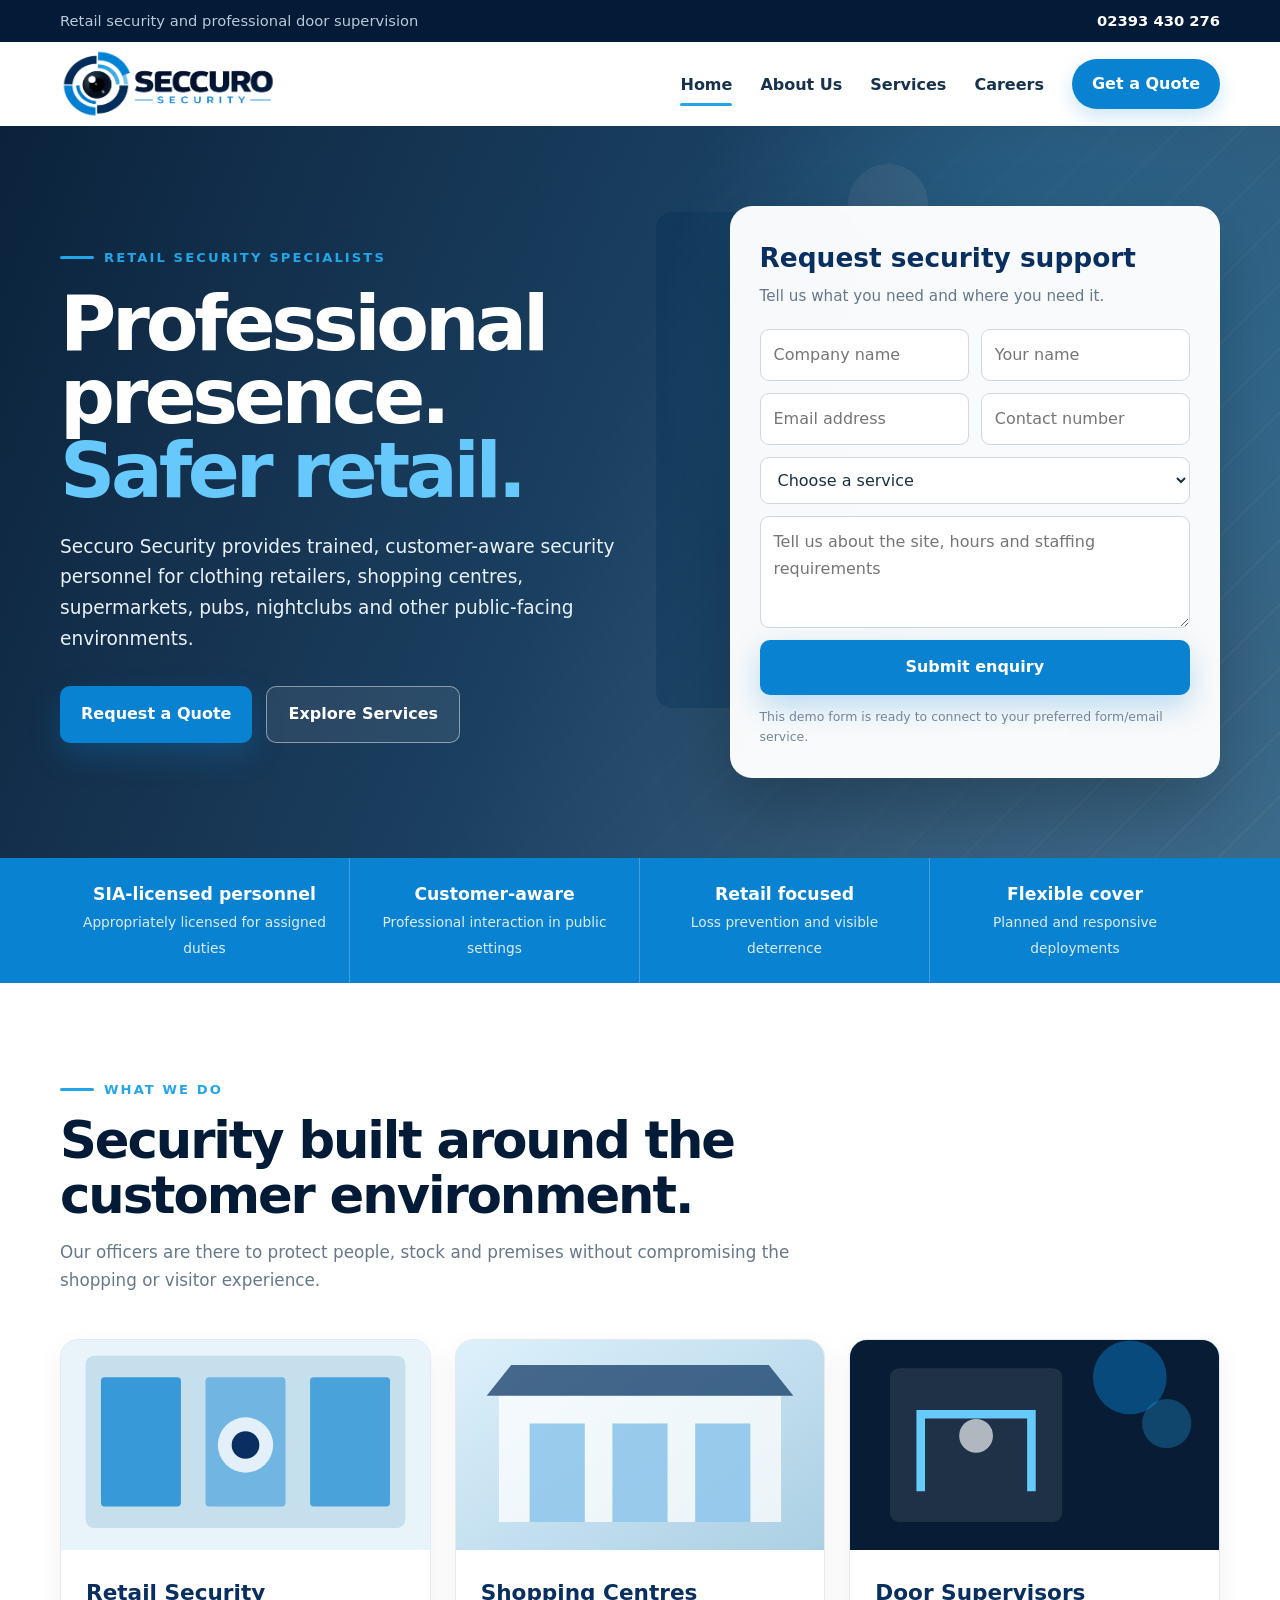
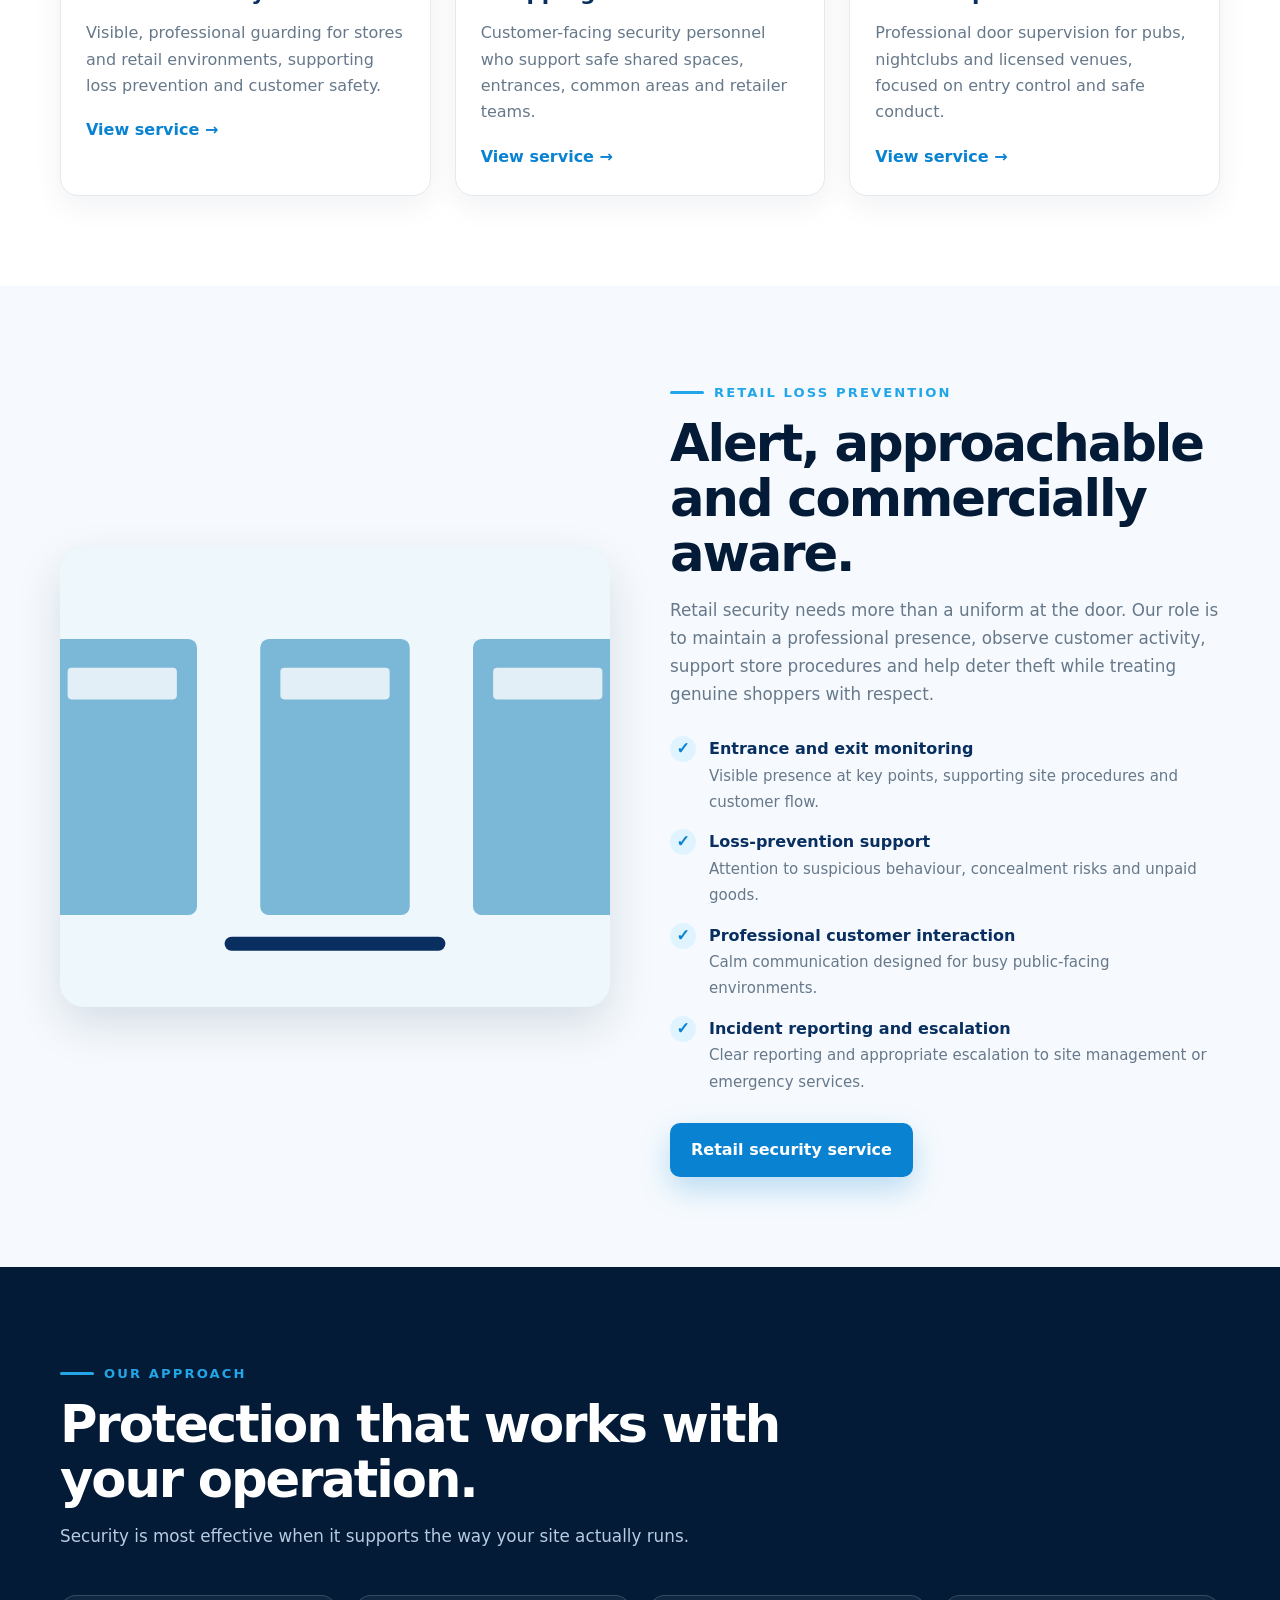
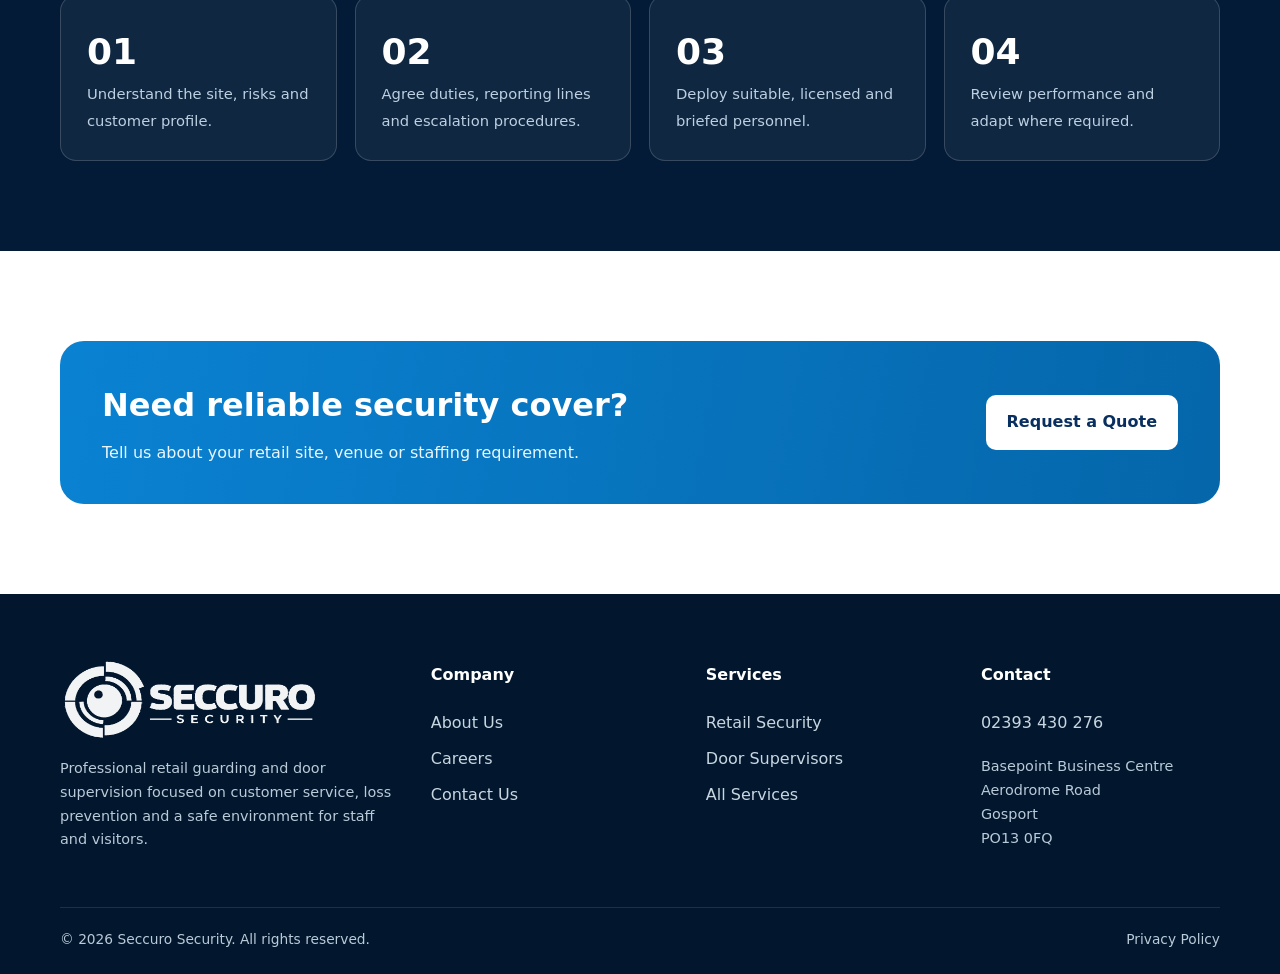
<file: index.html>
<!doctype html><html lang="en"><head><meta charset="utf-8"><meta name="viewport" content="width=device-width,initial-scale=1"><meta name="theme-color" content="#082f5f"><link rel="icon" type="image/png" href="/images/favicon.png"><link rel="stylesheet" href="/assets/css/style.css"><title>Seccuro Security | Retail Security & Door Supervisors</title><meta name="description" content="Professional retail security and door supervisor services for shops, shopping centres, supermarkets, pubs and nightclubs."></head><body><div class="topbar"><div class="container"><div class="muted">Retail security and professional door supervision</div><div><a href="tel:02393430276">02393 430 276</a></div></div></div><header class="site-header"><div class="container nav-wrap"><a href="/" class="brand" aria-label="Seccuro Security home"><img src="/images/seccuro-logo.png" alt="Seccuro Security"></a><button class="menu-btn" aria-label="Open menu" aria-expanded="false">☰</button><nav class="nav"><a href="/" class="active">Home</a><a href="/about" class="">About Us</a><a href="/services" class="">Services</a><a href="/careers" class="">Careers</a><a href="/contact" class="nav-cta ">Get a Quote</a></nav></div></header><main><section class="hero"><div class="container"><div><span class="eyebrow">Retail security specialists</span><h1>Professional presence. <span>Safer retail.</span></h1><p>Seccuro Security provides trained, customer-aware security personnel for clothing retailers, shopping centres, supermarkets, pubs, nightclubs and other public-facing environments.</p><div class="actions"><a class="btn btn-primary" href="/contact">Request a Quote</a><a class="btn btn-outline" href="/services">Explore Services</a></div></div><form class="quote-card js-quote-form"><h2>Request security support</h2><p>Tell us what you need and where you need it.</p><div class="form-grid"><input required placeholder="Company name"><input required placeholder="Your name"><input required type="email" placeholder="Email address"><input placeholder="Contact number"><select class="full" required><option value="">Choose a service</option><option>Retail Security</option><option>Door Supervisors</option><option>Shopping Centre Security</option><option>Supermarket Security</option><option>Pub / Nightclub Door Supervision</option></select><textarea class="full" placeholder="Tell us about the site, hours and staffing requirements"></textarea><button class="btn btn-primary full" type="submit">Submit enquiry</button></div><div class="form-status" aria-live="polite"></div><div class="form-note">This demo form is ready to connect to your preferred form/email service.</div></form></div></section>
<section class="trust-strip"><div class="container trust-grid"><div class="trust-item"><strong>SIA-licensed personnel</strong><span>Appropriately licensed for assigned duties</span></div><div class="trust-item"><strong>Customer-aware</strong><span>Professional interaction in public settings</span></div><div class="trust-item"><strong>Retail focused</strong><span>Loss prevention and visible deterrence</span></div><div class="trust-item"><strong>Flexible cover</strong><span>Planned and responsive deployments</span></div></div></section>
<section class="section"><div class="container"><div class="section-title"><span class="eyebrow">What we do</span><h2>Security built around the customer environment.</h2><p>Our officers are there to protect people, stock and premises without compromising the shopping or visitor experience.</p></div><div class="grid-3"><article class="card"><div class="card-media"><img src="/images/retail-security.svg" alt="Retail security"></div><div class="card-body"><h3>Retail Security</h3><p>Visible, professional guarding for stores and retail environments, supporting loss prevention and customer safety.</p><a class="text-link" href="/retail-security">View service →</a></div></article><article class="card"><div class="card-media"><img src="/images/shopping-centre.svg" alt="Shopping centre security"></div><div class="card-body"><h3>Shopping Centres</h3><p>Customer-facing security personnel who support safe shared spaces, entrances, common areas and retailer teams.</p><a class="text-link" href="/services">View service →</a></div></article><article class="card"><div class="card-media"><img src="/images/hospitality.svg" alt="Door supervisors"></div><div class="card-body"><h3>Door Supervisors</h3><p>Professional door supervision for pubs, nightclubs and licensed venues, focused on entry control and safe conduct.</p><a class="text-link" href="/door-supervisors">View service →</a></div></article></div></div></section>
<section class="section section-soft"><div class="container split"><div class="visual"><img src="/images/supermarket.svg" alt="Supermarket security"></div><div><span class="eyebrow">Retail loss prevention</span><div class="section-title" style="margin-bottom:0"><h2>Alert, approachable and commercially aware.</h2><p>Retail security needs more than a uniform at the door. Our role is to maintain a professional presence, observe customer activity, support store procedures and help deter theft while treating genuine shoppers with respect.</p></div><div class="checks"><div class="check"><i>✓</i><div><strong>Entrance and exit monitoring</strong><span>Visible presence at key points, supporting site procedures and customer flow.</span></div></div><div class="check"><i>✓</i><div><strong>Loss-prevention support</strong><span>Attention to suspicious behaviour, concealment risks and unpaid goods.</span></div></div><div class="check"><i>✓</i><div><strong>Professional customer interaction</strong><span>Calm communication designed for busy public-facing environments.</span></div></div><div class="check"><i>✓</i><div><strong>Incident reporting and escalation</strong><span>Clear reporting and appropriate escalation to site management or emergency services.</span></div></div></div><a class="btn btn-primary" href="/retail-security">Retail security service</a></div></div></section>
<section class="section section-dark"><div class="container"><div class="section-title"><span class="eyebrow">Our approach</span><h2>Protection that works with your operation.</h2><p>Security is most effective when it supports the way your site actually runs.</p></div><div class="stats"><div class="stat"><strong>01</strong><span>Understand the site, risks and customer profile.</span></div><div class="stat"><strong>02</strong><span>Agree duties, reporting lines and escalation procedures.</span></div><div class="stat"><strong>03</strong><span>Deploy suitable, licensed and briefed personnel.</span></div><div class="stat"><strong>04</strong><span>Review performance and adapt where required.</span></div></div></div></section>
<section class="section"><div class="container"><div class="cta-band"><div><h2>Need reliable security cover?</h2><p>Tell us about your retail site, venue or staffing requirement.</p></div><a class="btn btn-light" href="/contact">Request a Quote</a></div></div></section></main><footer><div class="container"><div class="footer-grid"><div><img class="footer-logo" src="/images/seccuro-logo.png" alt="Seccuro Security"><p class="small">Professional retail guarding and door supervision focused on customer service, loss prevention and a safe environment for staff and visitors.</p></div><div><h4>Company</h4><a href="/about">About Us</a><a href="/careers">Careers</a><a href="/contact">Contact Us</a></div><div><h4>Services</h4><a href="/retail-security">Retail Security</a><a href="/door-supervisors">Door Supervisors</a><a href="/services">All Services</a></div><div><h4>Contact</h4><a href="tel:02393430276">02393 430 276</a><p class="small">Basepoint Business Centre<br>Aerodrome Road<br>Gosport<br>PO13 0FQ</p></div></div><div class="footer-bottom"><div>© <span data-year></span> Seccuro Security. All rights reserved.</div><div><a href="/privacy">Privacy Policy</a></div></div></div></footer><script src="/assets/js/script.js"></script></body></html>
</file>
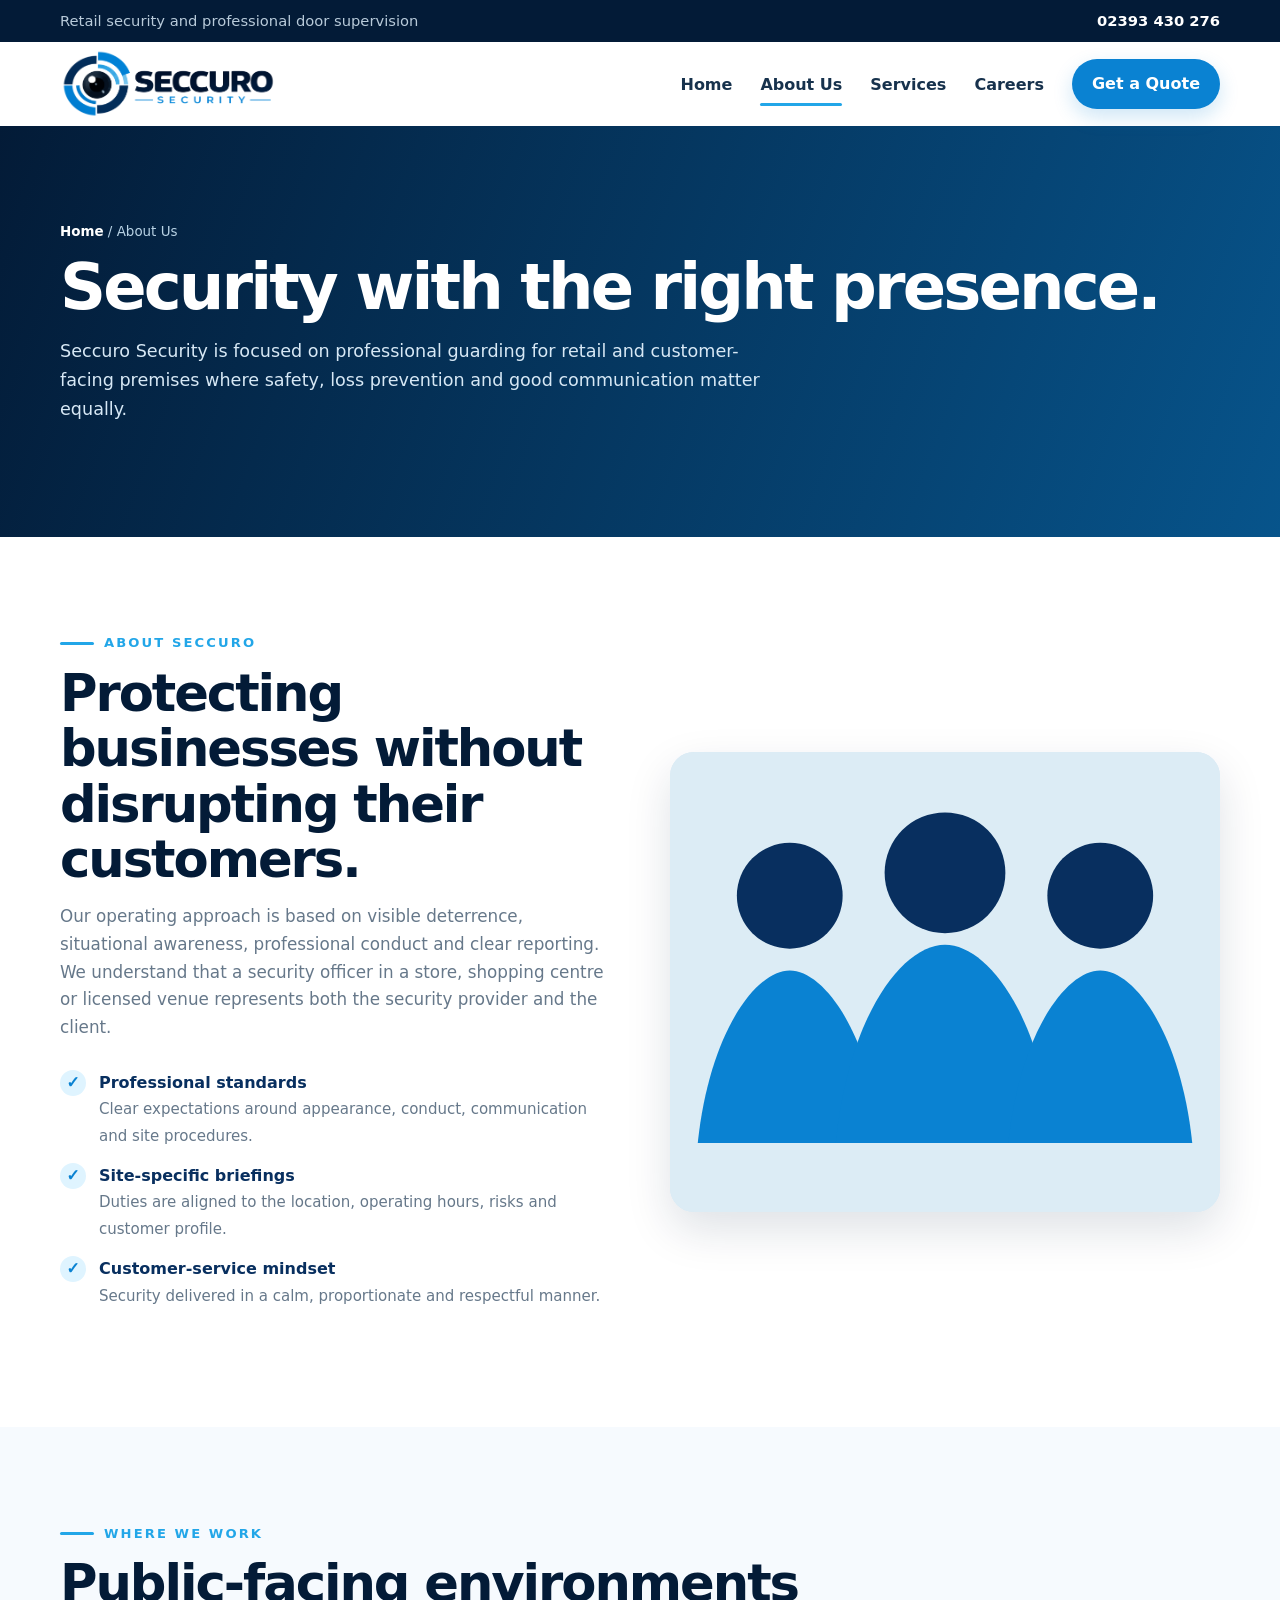
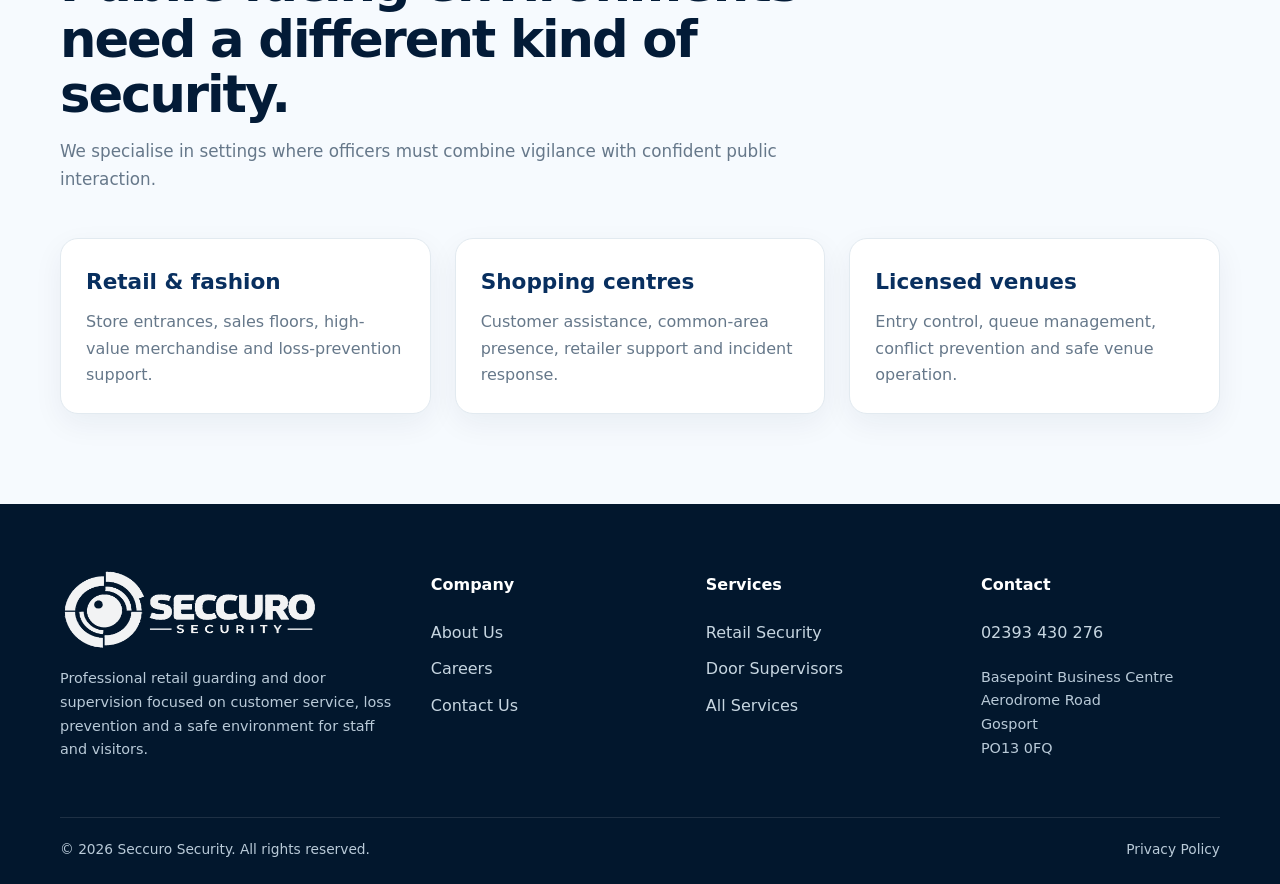
<file: about/index.html>
<!doctype html><html lang="en"><head><meta charset="utf-8"><meta name="viewport" content="width=device-width,initial-scale=1"><meta name="theme-color" content="#082f5f"><link rel="icon" type="image/png" href="/images/favicon.png"><link rel="stylesheet" href="/assets/css/style.css"><title>About Us | Seccuro Security</title><meta name="description" content="About Seccuro Security and our approach to professional retail and customer-facing security."></head><body><div class="topbar"><div class="container"><div class="muted">Retail security and professional door supervision</div><div><a href="tel:02393430276">02393 430 276</a></div></div></div><header class="site-header"><div class="container nav-wrap"><a href="/" class="brand" aria-label="Seccuro Security home"><img src="/images/seccuro-logo.png" alt="Seccuro Security"></a><button class="menu-btn" aria-label="Open menu" aria-expanded="false">☰</button><nav class="nav"><a href="/" class="">Home</a><a href="/about" class="active">About Us</a><a href="/services" class="">Services</a><a href="/careers" class="">Careers</a><a href="/contact" class="nav-cta ">Get a Quote</a></nav></div></header><main><section class="page-hero"><div class="container"><div class="breadcrumbs"><a href="/">Home</a> / About Us</div><h1>Security with the right presence.</h1><p>Seccuro Security is focused on professional guarding for retail and customer-facing premises where safety, loss prevention and good communication matter equally.</p></div></section><section class="section"><div class="container split"><div><span class="eyebrow">About Seccuro</span><div class="section-title" style="margin-bottom:0"><h2>Protecting businesses without disrupting their customers.</h2><p>Our operating approach is based on visible deterrence, situational awareness, professional conduct and clear reporting. We understand that a security officer in a store, shopping centre or licensed venue represents both the security provider and the client.</p></div><div class="checks"><div class="check"><i>✓</i><div><strong>Professional standards</strong><span>Clear expectations around appearance, conduct, communication and site procedures.</span></div></div><div class="check"><i>✓</i><div><strong>Site-specific briefings</strong><span>Duties are aligned to the location, operating hours, risks and customer profile.</span></div></div><div class="check"><i>✓</i><div><strong>Customer-service mindset</strong><span>Security delivered in a calm, proportionate and respectful manner.</span></div></div></div></div><div class="visual"><img src="/images/team.svg" alt="Seccuro Security team illustration"></div></div></section><section class="section section-soft"><div class="container"><div class="section-title"><span class="eyebrow">Where we work</span><h2>Public-facing environments need a different kind of security.</h2><p>We specialise in settings where officers must combine vigilance with confident public interaction.</p></div><div class="grid-3"><div class="card"><div class="card-body"><h3>Retail & fashion</h3><p>Store entrances, sales floors, high-value merchandise and loss-prevention support.</p></div></div><div class="card"><div class="card-body"><h3>Shopping centres</h3><p>Customer assistance, common-area presence, retailer support and incident response.</p></div></div><div class="card"><div class="card-body"><h3>Licensed venues</h3><p>Entry control, queue management, conflict prevention and safe venue operation.</p></div></div></div></div></section></main><footer><div class="container"><div class="footer-grid"><div><img class="footer-logo" src="/images/seccuro-logo.png" alt="Seccuro Security"><p class="small">Professional retail guarding and door supervision focused on customer service, loss prevention and a safe environment for staff and visitors.</p></div><div><h4>Company</h4><a href="/about">About Us</a><a href="/careers">Careers</a><a href="/contact">Contact Us</a></div><div><h4>Services</h4><a href="/retail-security">Retail Security</a><a href="/door-supervisors">Door Supervisors</a><a href="/services">All Services</a></div><div><h4>Contact</h4><a href="tel:02393430276">02393 430 276</a><p class="small">Basepoint Business Centre<br>Aerodrome Road<br>Gosport<br>PO13 0FQ</p></div></div><div class="footer-bottom"><div>© <span data-year></span> Seccuro Security. All rights reserved.</div><div><a href="/privacy">Privacy Policy</a></div></div></div></footer><script src="/assets/js/script.js"></script></body></html>
</file>
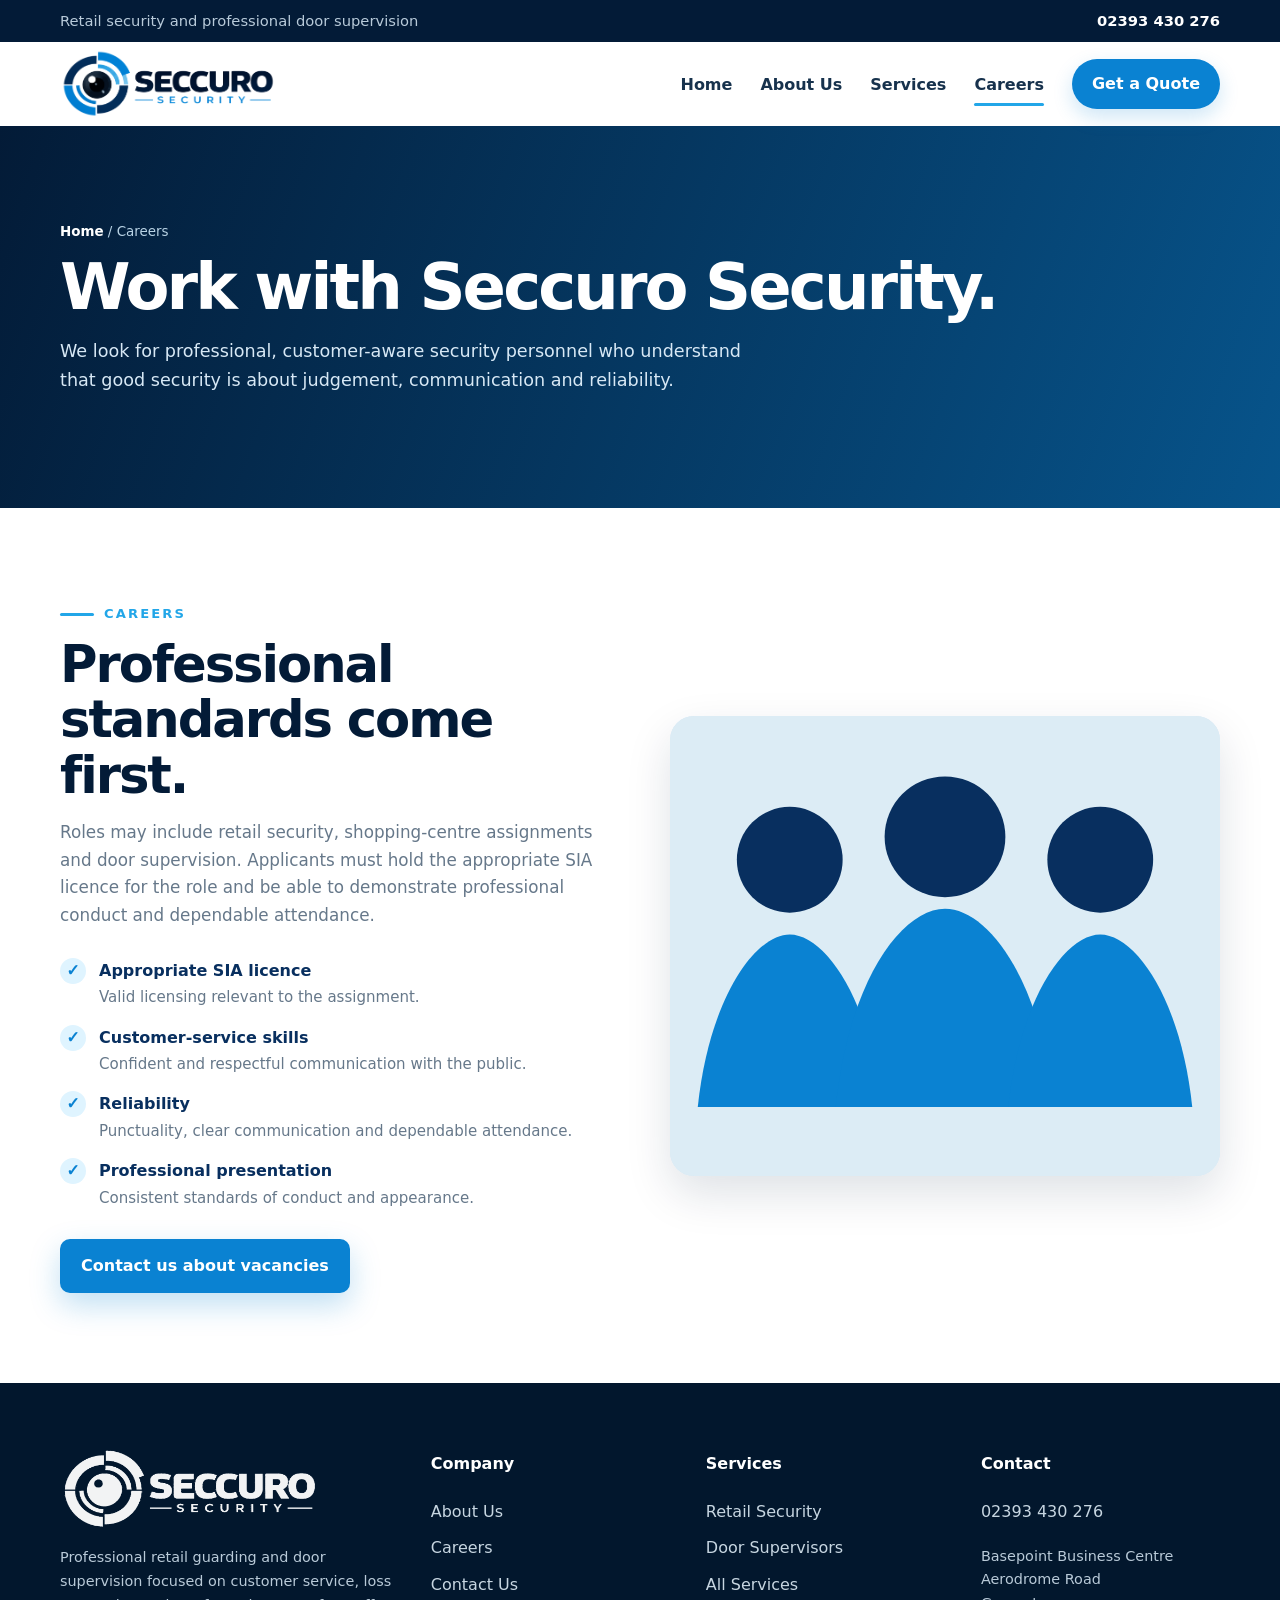
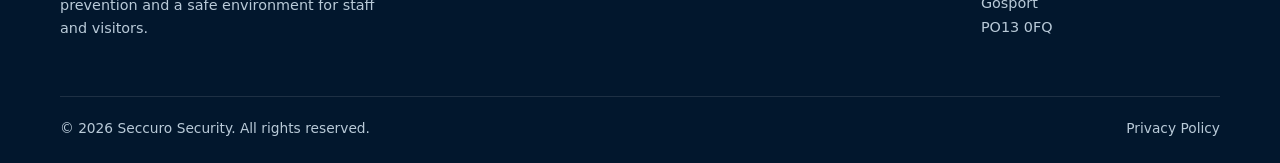
<file: careers/index.html>
<!doctype html><html lang="en"><head><meta charset="utf-8"><meta name="viewport" content="width=device-width,initial-scale=1"><meta name="theme-color" content="#082f5f"><link rel="icon" type="image/png" href="/images/favicon.png"><link rel="stylesheet" href="/assets/css/style.css"><title>Careers | Seccuro Security</title><meta name="description" content="Security careers with Seccuro Security in retail guarding and door supervision."></head><body><div class="topbar"><div class="container"><div class="muted">Retail security and professional door supervision</div><div><a href="tel:02393430276">02393 430 276</a></div></div></div><header class="site-header"><div class="container nav-wrap"><a href="/" class="brand" aria-label="Seccuro Security home"><img src="/images/seccuro-logo.png" alt="Seccuro Security"></a><button class="menu-btn" aria-label="Open menu" aria-expanded="false">☰</button><nav class="nav"><a href="/" class="">Home</a><a href="/about" class="">About Us</a><a href="/services" class="">Services</a><a href="/careers" class="active">Careers</a><a href="/contact" class="nav-cta ">Get a Quote</a></nav></div></header><main><section class="page-hero"><div class="container"><div class="breadcrumbs"><a href="/">Home</a> / Careers</div><h1>Work with Seccuro Security.</h1><p>We look for professional, customer-aware security personnel who understand that good security is about judgement, communication and reliability.</p></div></section><section class="section"><div class="container split"><div><span class="eyebrow">Careers</span><div class="section-title" style="margin-bottom:0"><h2>Professional standards come first.</h2><p>Roles may include retail security, shopping-centre assignments and door supervision. Applicants must hold the appropriate SIA licence for the role and be able to demonstrate professional conduct and dependable attendance.</p></div><div class="checks"><div class="check"><i>✓</i><div><strong>Appropriate SIA licence</strong><span>Valid licensing relevant to the assignment.</span></div></div><div class="check"><i>✓</i><div><strong>Customer-service skills</strong><span>Confident and respectful communication with the public.</span></div></div><div class="check"><i>✓</i><div><strong>Reliability</strong><span>Punctuality, clear communication and dependable attendance.</span></div></div><div class="check"><i>✓</i><div><strong>Professional presentation</strong><span>Consistent standards of conduct and appearance.</span></div></div></div><a class="btn btn-primary" href="/contact">Contact us about vacancies</a></div><div class="visual"><img src="/images/team.svg" alt="Security careers illustration"></div></div></section></main><footer><div class="container"><div class="footer-grid"><div><img class="footer-logo" src="/images/seccuro-logo.png" alt="Seccuro Security"><p class="small">Professional retail guarding and door supervision focused on customer service, loss prevention and a safe environment for staff and visitors.</p></div><div><h4>Company</h4><a href="/about">About Us</a><a href="/careers">Careers</a><a href="/contact">Contact Us</a></div><div><h4>Services</h4><a href="/retail-security">Retail Security</a><a href="/door-supervisors">Door Supervisors</a><a href="/services">All Services</a></div><div><h4>Contact</h4><a href="tel:02393430276">02393 430 276</a><p class="small">Basepoint Business Centre<br>Aerodrome Road<br>Gosport<br>PO13 0FQ</p></div></div><div class="footer-bottom"><div>© <span data-year></span> Seccuro Security. All rights reserved.</div><div><a href="/privacy">Privacy Policy</a></div></div></div></footer><script src="/assets/js/script.js"></script></body></html>
</file>
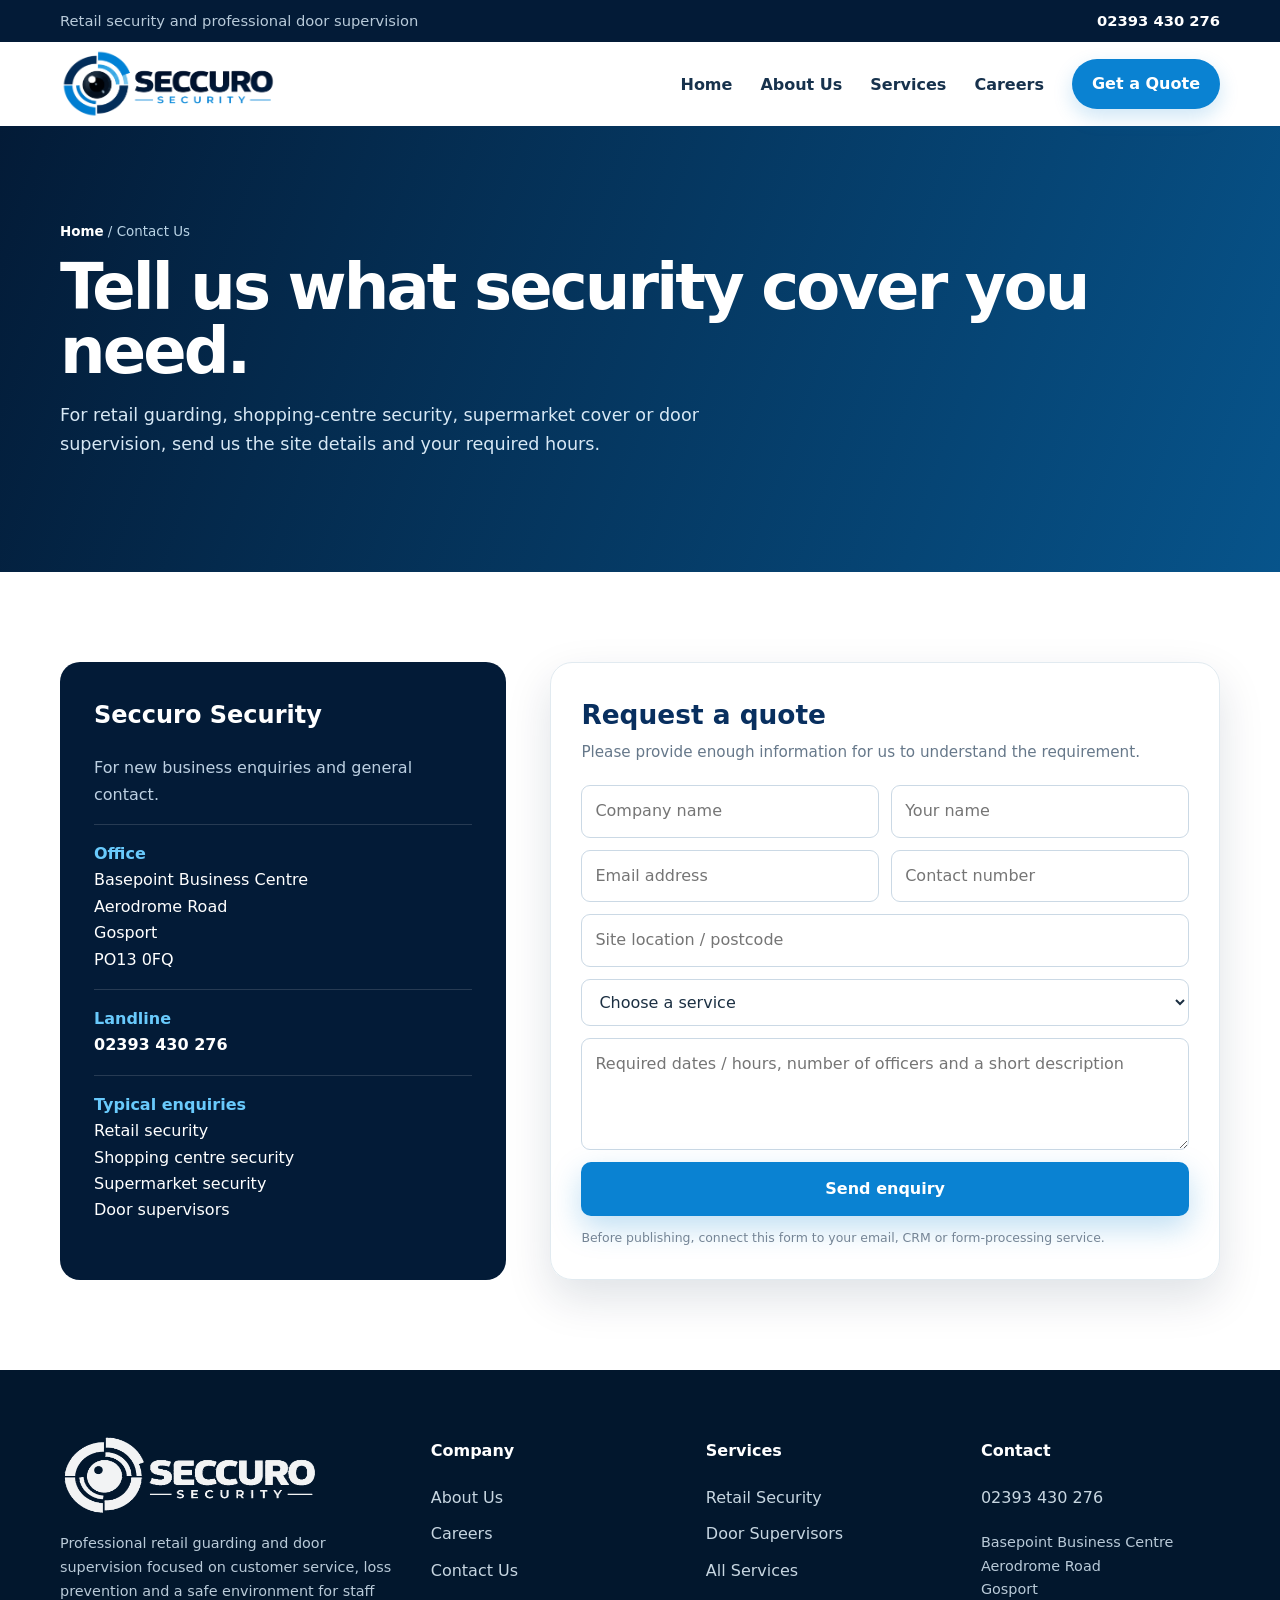
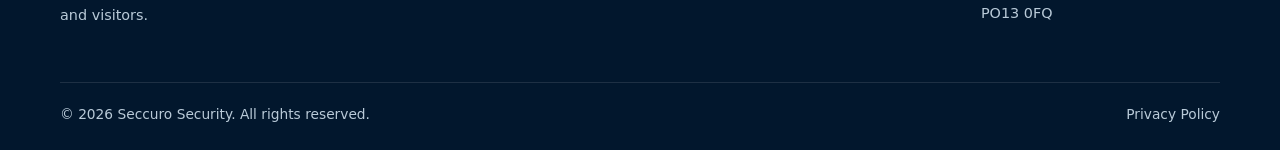
<file: contact/index.html>
<!doctype html><html lang="en"><head><meta charset="utf-8"><meta name="viewport" content="width=device-width,initial-scale=1"><meta name="theme-color" content="#082f5f"><link rel="icon" type="image/png" href="/images/favicon.png"><link rel="stylesheet" href="/assets/css/style.css"><title>Contact Us | Seccuro Security</title><meta name="description" content="Contact Seccuro Security for retail security and door supervisor enquiries."></head><body><div class="topbar"><div class="container"><div class="muted">Retail security and professional door supervision</div><div><a href="tel:02393430276">02393 430 276</a></div></div></div><header class="site-header"><div class="container nav-wrap"><a href="/" class="brand" aria-label="Seccuro Security home"><img src="/images/seccuro-logo.png" alt="Seccuro Security"></a><button class="menu-btn" aria-label="Open menu" aria-expanded="false">☰</button><nav class="nav"><a href="/" class="">Home</a><a href="/about" class="">About Us</a><a href="/services" class="">Services</a><a href="/careers" class="">Careers</a><a href="/contact" class="nav-cta active">Get a Quote</a></nav></div></header><main><section class="page-hero"><div class="container"><div class="breadcrumbs"><a href="/">Home</a> / Contact Us</div><h1>Tell us what security cover you need.</h1><p>For retail guarding, shopping-centre security, supermarket cover or door supervision, send us the site details and your required hours.</p></div></section><section class="section"><div class="container contact-layout"><aside class="contact-card"><h2>Seccuro Security</h2><p>For new business enquiries and general contact.</p><div class="contact-detail"><strong>Office</strong>Basepoint Business Centre<br>Aerodrome Road<br>Gosport<br>PO13 0FQ</div><div class="contact-detail"><strong>Landline</strong><a href="tel:02393430276">02393 430 276</a></div><div class="contact-detail"><strong>Typical enquiries</strong>Retail security<br>Shopping centre security<br>Supermarket security<br>Door supervisors</div></aside><form class="quote-card js-quote-form" style="box-shadow:var(--shadow);border:1px solid #e1eaf0"><h2>Request a quote</h2><p>Please provide enough information for us to understand the requirement.</p><div class="form-grid"><input required placeholder="Company name"><input required placeholder="Your name"><input required type="email" placeholder="Email address"><input placeholder="Contact number"><input class="full" placeholder="Site location / postcode"><select class="full" required><option value="">Choose a service</option><option>Retail Security</option><option>Shopping Centre Security</option><option>Supermarket Security</option><option>Door Supervisors</option><option>Other</option></select><textarea class="full" required placeholder="Required dates / hours, number of officers and a short description"></textarea><button class="btn btn-primary full" type="submit">Send enquiry</button></div><div class="form-status" aria-live="polite"></div><div class="form-note">Before publishing, connect this form to your email, CRM or form-processing service.</div></form></div></section></main><footer><div class="container"><div class="footer-grid"><div><img class="footer-logo" src="/images/seccuro-logo.png" alt="Seccuro Security"><p class="small">Professional retail guarding and door supervision focused on customer service, loss prevention and a safe environment for staff and visitors.</p></div><div><h4>Company</h4><a href="/about">About Us</a><a href="/careers">Careers</a><a href="/contact">Contact Us</a></div><div><h4>Services</h4><a href="/retail-security">Retail Security</a><a href="/door-supervisors">Door Supervisors</a><a href="/services">All Services</a></div><div><h4>Contact</h4><a href="tel:02393430276">02393 430 276</a><p class="small">Basepoint Business Centre<br>Aerodrome Road<br>Gosport<br>PO13 0FQ</p></div></div><div class="footer-bottom"><div>© <span data-year></span> Seccuro Security. All rights reserved.</div><div><a href="/privacy">Privacy Policy</a></div></div></div></footer><script src="/assets/js/script.js"></script></body></html>
</file>
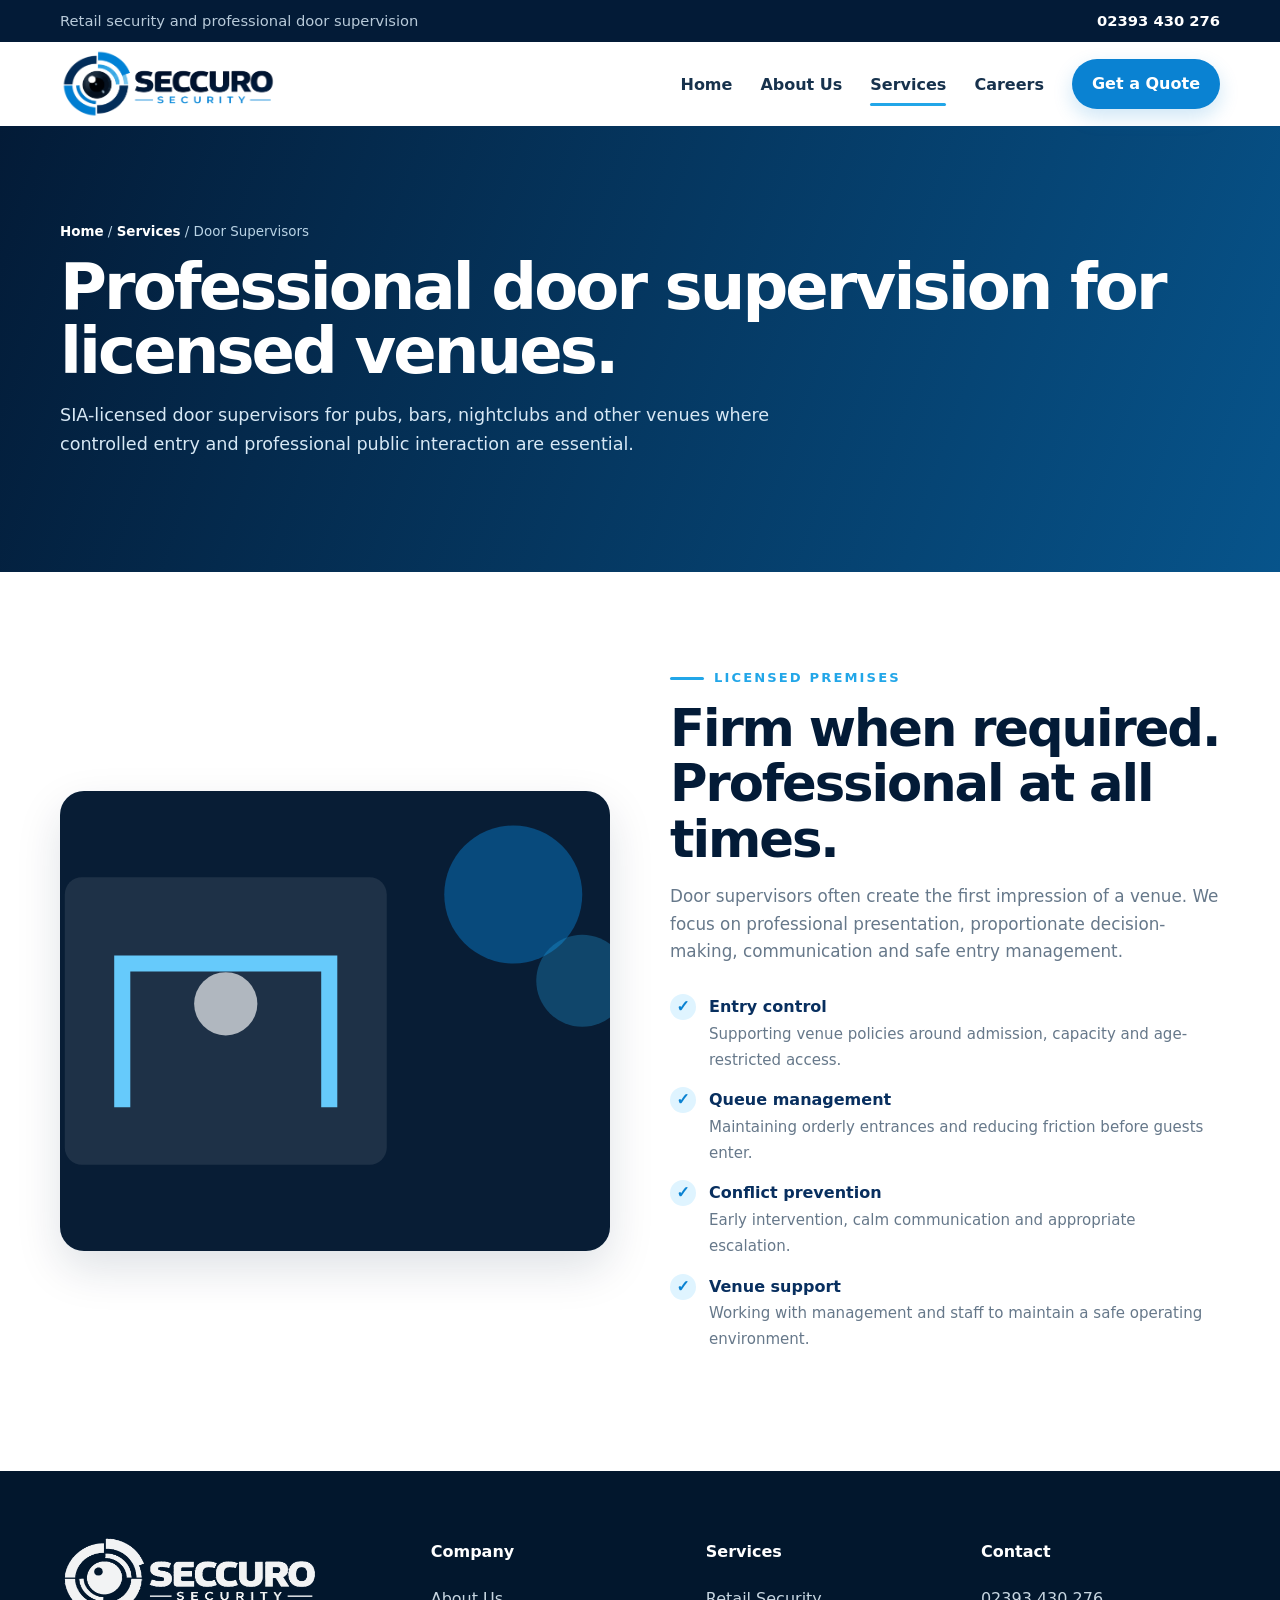
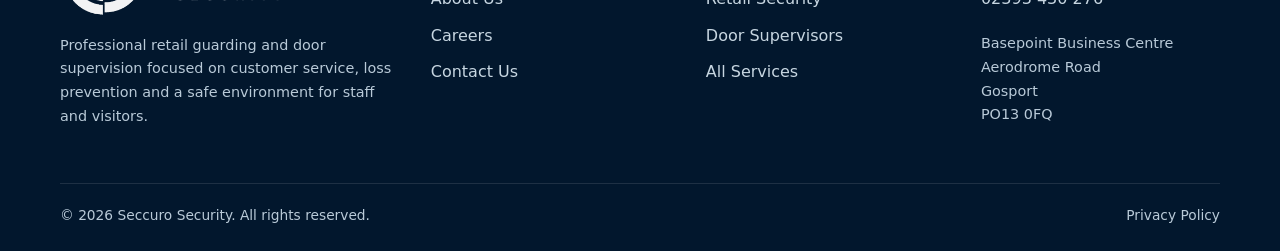
<file: door-supervisors/index.html>
<!doctype html><html lang="en"><head><meta charset="utf-8"><meta name="viewport" content="width=device-width,initial-scale=1"><meta name="theme-color" content="#082f5f"><link rel="icon" type="image/png" href="/images/favicon.png"><link rel="stylesheet" href="/assets/css/style.css"><title>Door Supervisors | Seccuro Security</title><meta name="description" content="SIA-licensed door supervisors for pubs, bars, nightclubs and licensed venues."></head><body><div class="topbar"><div class="container"><div class="muted">Retail security and professional door supervision</div><div><a href="tel:02393430276">02393 430 276</a></div></div></div><header class="site-header"><div class="container nav-wrap"><a href="/" class="brand" aria-label="Seccuro Security home"><img src="/images/seccuro-logo.png" alt="Seccuro Security"></a><button class="menu-btn" aria-label="Open menu" aria-expanded="false">☰</button><nav class="nav"><a href="/" class="">Home</a><a href="/about" class="">About Us</a><a href="/services" class="active">Services</a><a href="/careers" class="">Careers</a><a href="/contact" class="nav-cta ">Get a Quote</a></nav></div></header><main><section class="page-hero"><div class="container"><div class="breadcrumbs"><a href="/">Home</a> / <a href="/services">Services</a> / Door Supervisors</div><h1>Professional door supervision for licensed venues.</h1><p>SIA-licensed door supervisors for pubs, bars, nightclubs and other venues where controlled entry and professional public interaction are essential.</p></div></section><section class="section"><div class="container split"><div class="visual"><img src="/images/hospitality.svg" alt="Door supervisor service illustration"></div><div><span class="eyebrow">Licensed premises</span><div class="section-title" style="margin-bottom:0"><h2>Firm when required. Professional at all times.</h2><p>Door supervisors often create the first impression of a venue. We focus on professional presentation, proportionate decision-making, communication and safe entry management.</p></div><div class="checks"><div class="check"><i>✓</i><div><strong>Entry control</strong><span>Supporting venue policies around admission, capacity and age-restricted access.</span></div></div><div class="check"><i>✓</i><div><strong>Queue management</strong><span>Maintaining orderly entrances and reducing friction before guests enter.</span></div></div><div class="check"><i>✓</i><div><strong>Conflict prevention</strong><span>Early intervention, calm communication and appropriate escalation.</span></div></div><div class="check"><i>✓</i><div><strong>Venue support</strong><span>Working with management and staff to maintain a safe operating environment.</span></div></div></div></div></div></section></main><footer><div class="container"><div class="footer-grid"><div><img class="footer-logo" src="/images/seccuro-logo.png" alt="Seccuro Security"><p class="small">Professional retail guarding and door supervision focused on customer service, loss prevention and a safe environment for staff and visitors.</p></div><div><h4>Company</h4><a href="/about">About Us</a><a href="/careers">Careers</a><a href="/contact">Contact Us</a></div><div><h4>Services</h4><a href="/retail-security">Retail Security</a><a href="/door-supervisors">Door Supervisors</a><a href="/services">All Services</a></div><div><h4>Contact</h4><a href="tel:02393430276">02393 430 276</a><p class="small">Basepoint Business Centre<br>Aerodrome Road<br>Gosport<br>PO13 0FQ</p></div></div><div class="footer-bottom"><div>© <span data-year></span> Seccuro Security. All rights reserved.</div><div><a href="/privacy">Privacy Policy</a></div></div></div></footer><script src="/assets/js/script.js"></script></body></html>
</file>
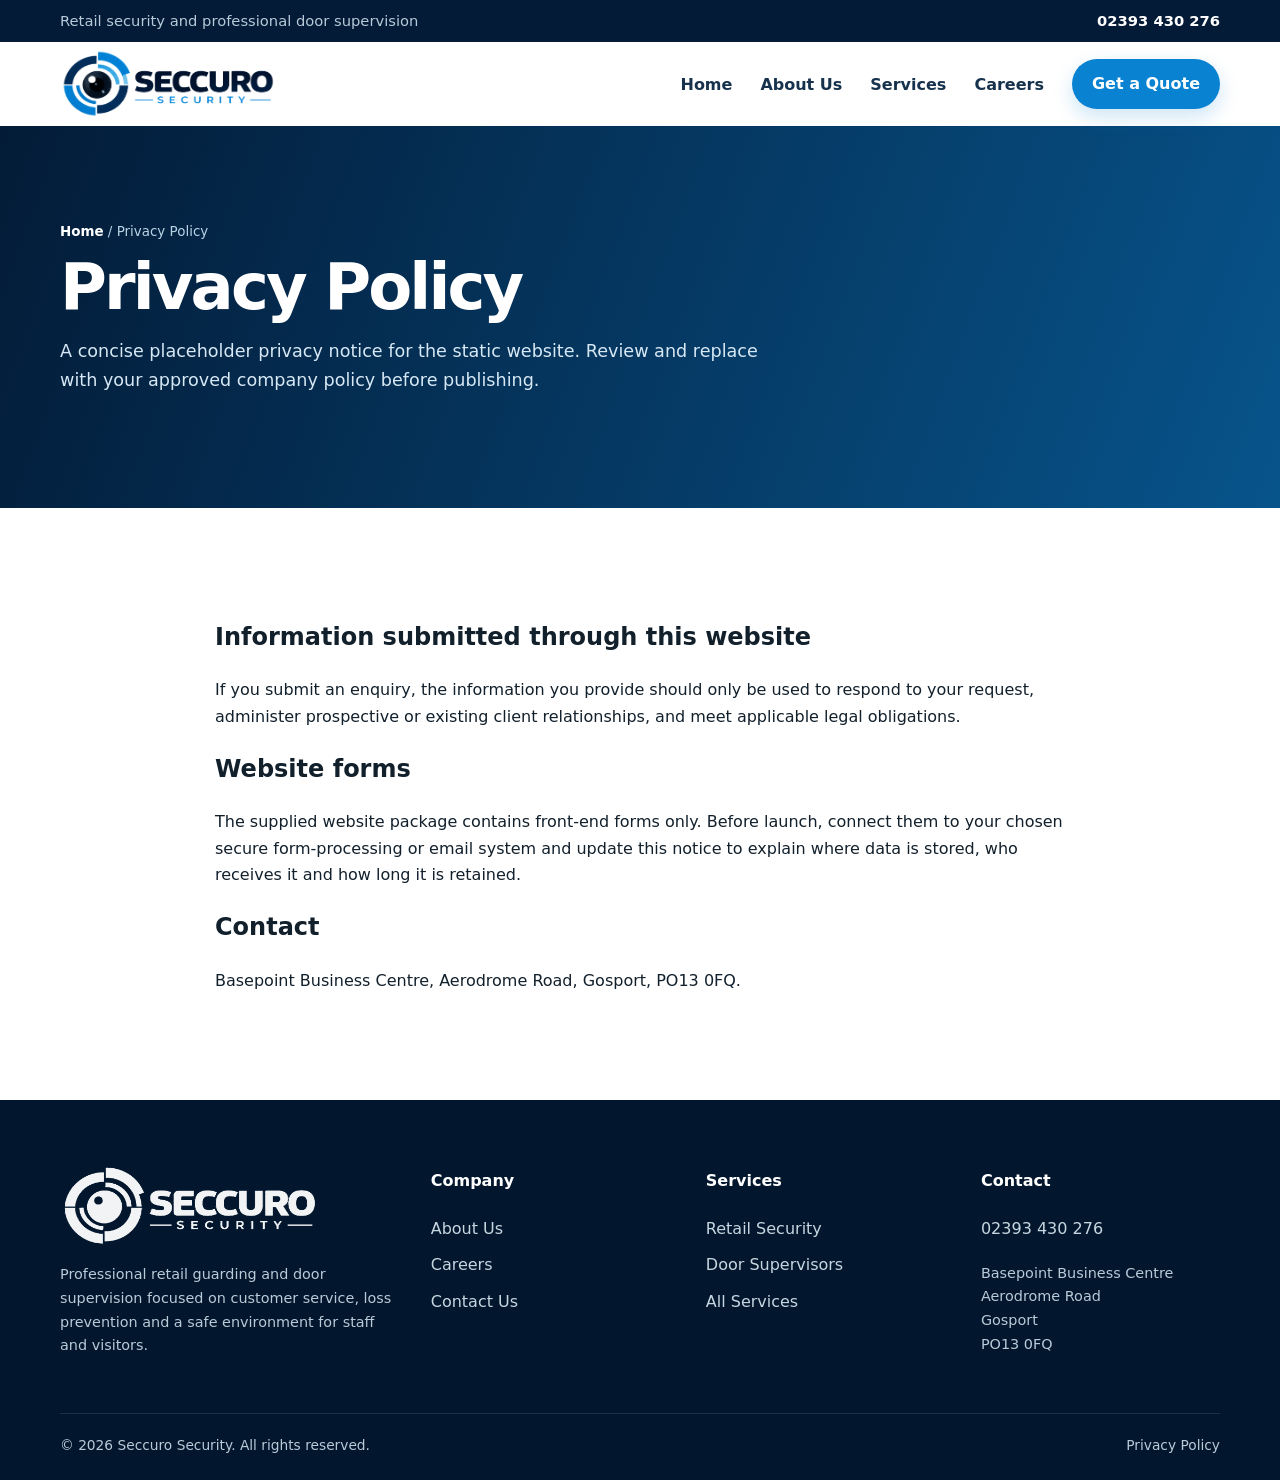
<file: privacy/index.html>
<!doctype html><html lang="en"><head><meta charset="utf-8"><meta name="viewport" content="width=device-width,initial-scale=1"><meta name="theme-color" content="#082f5f"><link rel="icon" type="image/png" href="/images/favicon.png"><link rel="stylesheet" href="/assets/css/style.css"><title>Privacy Policy | Seccuro Security</title><meta name="description" content="Privacy policy placeholder for the Seccuro Security website."></head><body><div class="topbar"><div class="container"><div class="muted">Retail security and professional door supervision</div><div><a href="tel:02393430276">02393 430 276</a></div></div></div><header class="site-header"><div class="container nav-wrap"><a href="/" class="brand" aria-label="Seccuro Security home"><img src="/images/seccuro-logo.png" alt="Seccuro Security"></a><button class="menu-btn" aria-label="Open menu" aria-expanded="false">☰</button><nav class="nav"><a href="/" class="">Home</a><a href="/about" class="">About Us</a><a href="/services" class="">Services</a><a href="/careers" class="">Careers</a><a href="/contact" class="nav-cta ">Get a Quote</a></nav></div></header><main><section class="page-hero"><div class="container"><div class="breadcrumbs"><a href="/">Home</a> / Privacy Policy</div><h1>Privacy Policy</h1><p>A concise placeholder privacy notice for the static website. Review and replace with your approved company policy before publishing.</p></div></section><section class="section"><div class="container" style="max-width:850px"><h2>Information submitted through this website</h2><p>If you submit an enquiry, the information you provide should only be used to respond to your request, administer prospective or existing client relationships, and meet applicable legal obligations.</p><h2>Website forms</h2><p>The supplied website package contains front-end forms only. Before launch, connect them to your chosen secure form-processing or email system and update this notice to explain where data is stored, who receives it and how long it is retained.</p><h2>Contact</h2><p>Basepoint Business Centre, Aerodrome Road, Gosport, PO13 0FQ.</p></div></section></main><footer><div class="container"><div class="footer-grid"><div><img class="footer-logo" src="/images/seccuro-logo.png" alt="Seccuro Security"><p class="small">Professional retail guarding and door supervision focused on customer service, loss prevention and a safe environment for staff and visitors.</p></div><div><h4>Company</h4><a href="/about">About Us</a><a href="/careers">Careers</a><a href="/contact">Contact Us</a></div><div><h4>Services</h4><a href="/retail-security">Retail Security</a><a href="/door-supervisors">Door Supervisors</a><a href="/services">All Services</a></div><div><h4>Contact</h4><a href="tel:02393430276">02393 430 276</a><p class="small">Basepoint Business Centre<br>Aerodrome Road<br>Gosport<br>PO13 0FQ</p></div></div><div class="footer-bottom"><div>© <span data-year></span> Seccuro Security. All rights reserved.</div><div><a href="/privacy">Privacy Policy</a></div></div></div></footer><script src="/assets/js/script.js"></script></body></html>
</file>
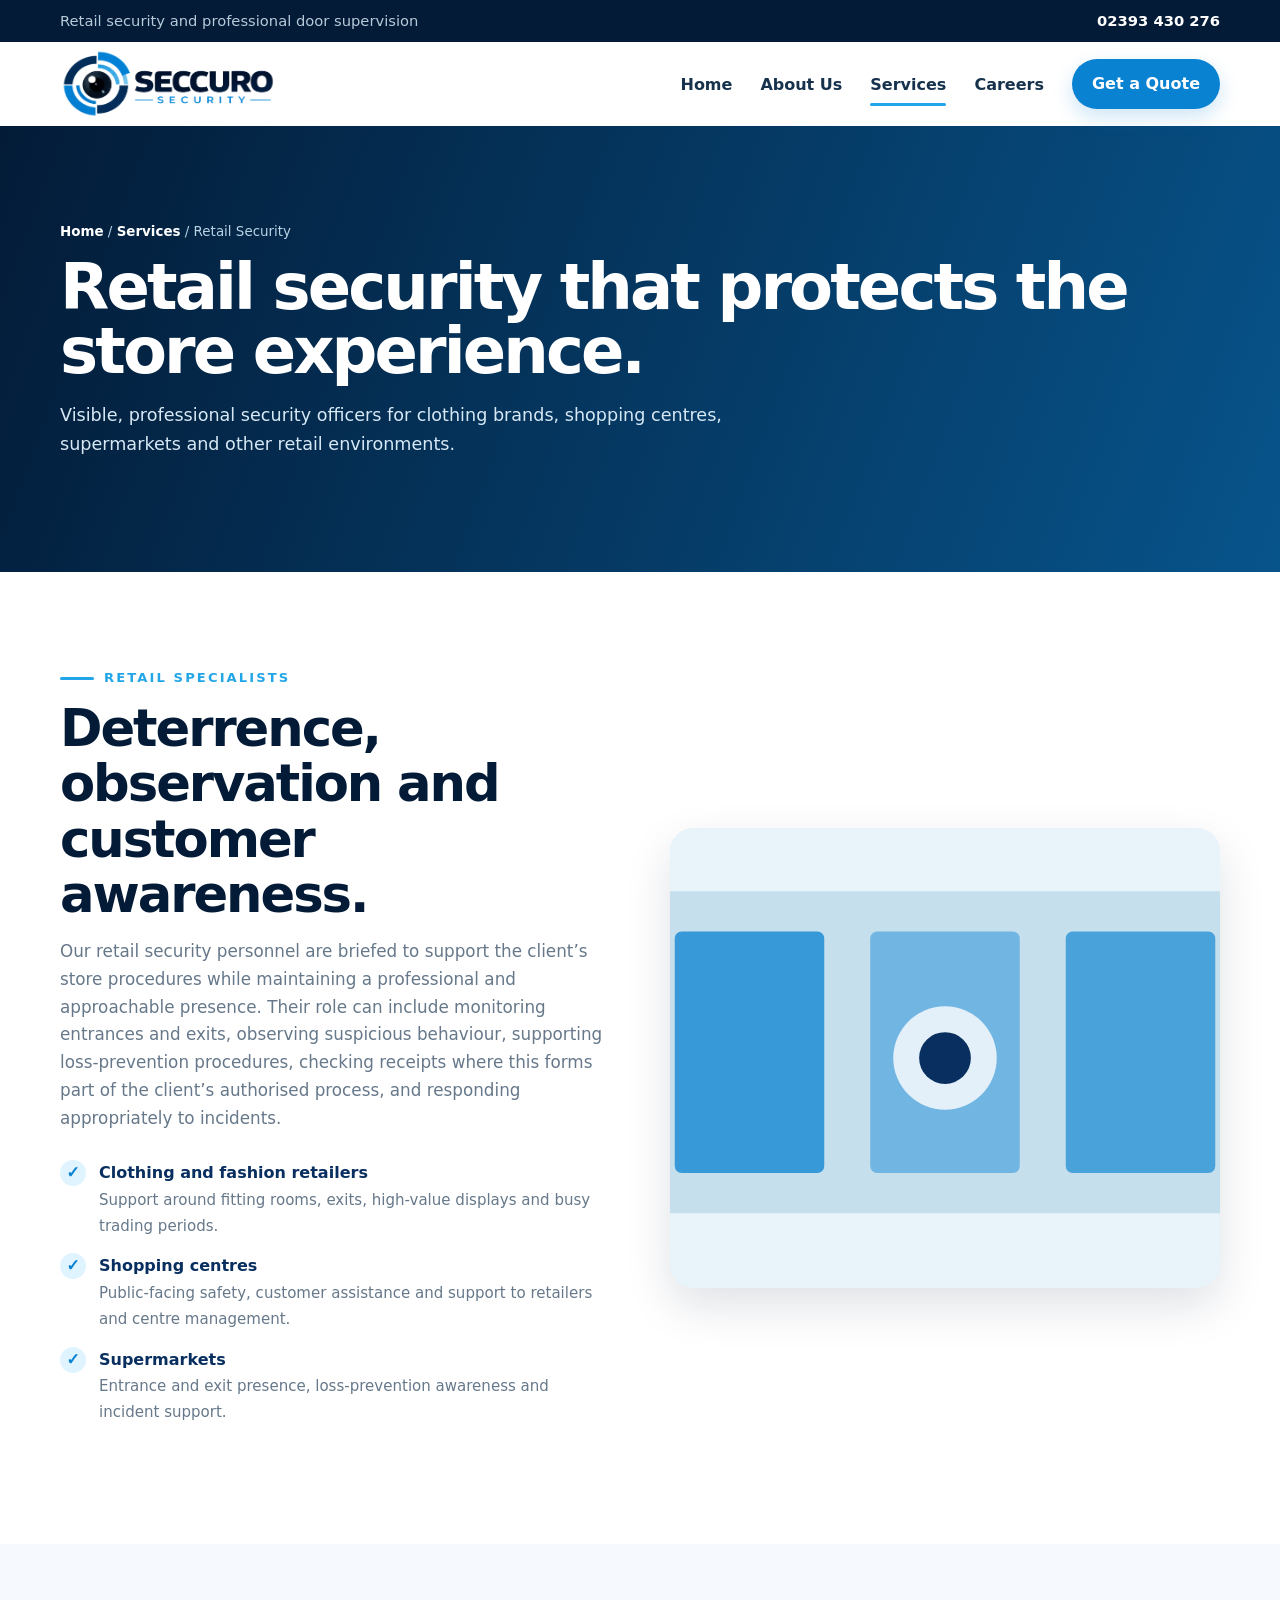
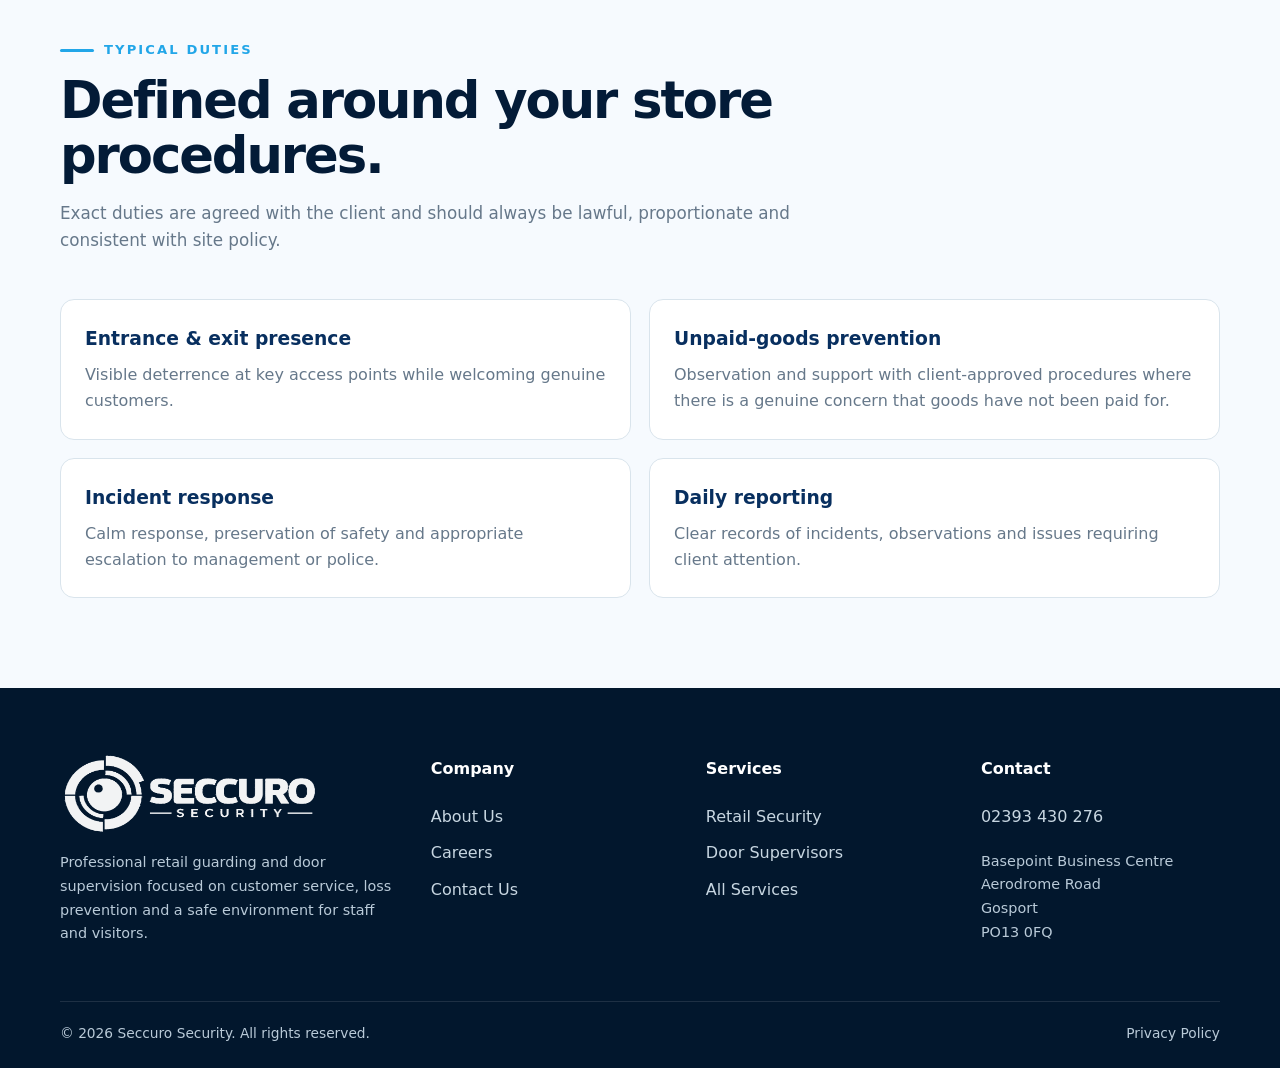
<file: retail-security/index.html>
<!doctype html><html lang="en"><head><meta charset="utf-8"><meta name="viewport" content="width=device-width,initial-scale=1"><meta name="theme-color" content="#082f5f"><link rel="icon" type="image/png" href="/images/favicon.png"><link rel="stylesheet" href="/assets/css/style.css"><title>Retail Security | Seccuro Security</title><meta name="description" content="Professional retail security guards for fashion stores, shopping centres, supermarkets and retail environments."></head><body><div class="topbar"><div class="container"><div class="muted">Retail security and professional door supervision</div><div><a href="tel:02393430276">02393 430 276</a></div></div></div><header class="site-header"><div class="container nav-wrap"><a href="/" class="brand" aria-label="Seccuro Security home"><img src="/images/seccuro-logo.png" alt="Seccuro Security"></a><button class="menu-btn" aria-label="Open menu" aria-expanded="false">☰</button><nav class="nav"><a href="/" class="">Home</a><a href="/about" class="">About Us</a><a href="/services" class="active">Services</a><a href="/careers" class="">Careers</a><a href="/contact" class="nav-cta ">Get a Quote</a></nav></div></header><main><section class="page-hero"><div class="container"><div class="breadcrumbs"><a href="/">Home</a> / <a href="/services">Services</a> / Retail Security</div><h1>Retail security that protects the store experience.</h1><p>Visible, professional security officers for clothing brands, shopping centres, supermarkets and other retail environments.</p></div></section><section class="section"><div class="container split"><div><span class="eyebrow">Retail specialists</span><div class="section-title" style="margin-bottom:0"><h2>Deterrence, observation and customer awareness.</h2><p>Our retail security personnel are briefed to support the client’s store procedures while maintaining a professional and approachable presence. Their role can include monitoring entrances and exits, observing suspicious behaviour, supporting loss-prevention procedures, checking receipts where this forms part of the client’s authorised process, and responding appropriately to incidents.</p></div><div class="checks"><div class="check"><i>✓</i><div><strong>Clothing and fashion retailers</strong><span>Support around fitting rooms, exits, high-value displays and busy trading periods.</span></div></div><div class="check"><i>✓</i><div><strong>Shopping centres</strong><span>Public-facing safety, customer assistance and support to retailers and centre management.</span></div></div><div class="check"><i>✓</i><div><strong>Supermarkets</strong><span>Entrance and exit presence, loss-prevention awareness and incident support.</span></div></div></div></div><div class="visual"><img src="/images/retail-security.svg" alt="Retail security illustration"></div></div></section><section class="section section-soft"><div class="container"><div class="section-title"><span class="eyebrow">Typical duties</span><h2>Defined around your store procedures.</h2><p>Exact duties are agreed with the client and should always be lawful, proportionate and consistent with site policy.</p></div><div class="service-list"><div class="service-row"><h3>Entrance & exit presence</h3><p>Visible deterrence at key access points while welcoming genuine customers.</p></div><div class="service-row"><h3>Unpaid-goods prevention</h3><p>Observation and support with client-approved procedures where there is a genuine concern that goods have not been paid for.</p></div><div class="service-row"><h3>Incident response</h3><p>Calm response, preservation of safety and appropriate escalation to management or police.</p></div><div class="service-row"><h3>Daily reporting</h3><p>Clear records of incidents, observations and issues requiring client attention.</p></div></div></div></section></main><footer><div class="container"><div class="footer-grid"><div><img class="footer-logo" src="/images/seccuro-logo.png" alt="Seccuro Security"><p class="small">Professional retail guarding and door supervision focused on customer service, loss prevention and a safe environment for staff and visitors.</p></div><div><h4>Company</h4><a href="/about">About Us</a><a href="/careers">Careers</a><a href="/contact">Contact Us</a></div><div><h4>Services</h4><a href="/retail-security">Retail Security</a><a href="/door-supervisors">Door Supervisors</a><a href="/services">All Services</a></div><div><h4>Contact</h4><a href="tel:02393430276">02393 430 276</a><p class="small">Basepoint Business Centre<br>Aerodrome Road<br>Gosport<br>PO13 0FQ</p></div></div><div class="footer-bottom"><div>© <span data-year></span> Seccuro Security. All rights reserved.</div><div><a href="/privacy">Privacy Policy</a></div></div></div></footer><script src="/assets/js/script.js"></script></body></html>
</file>
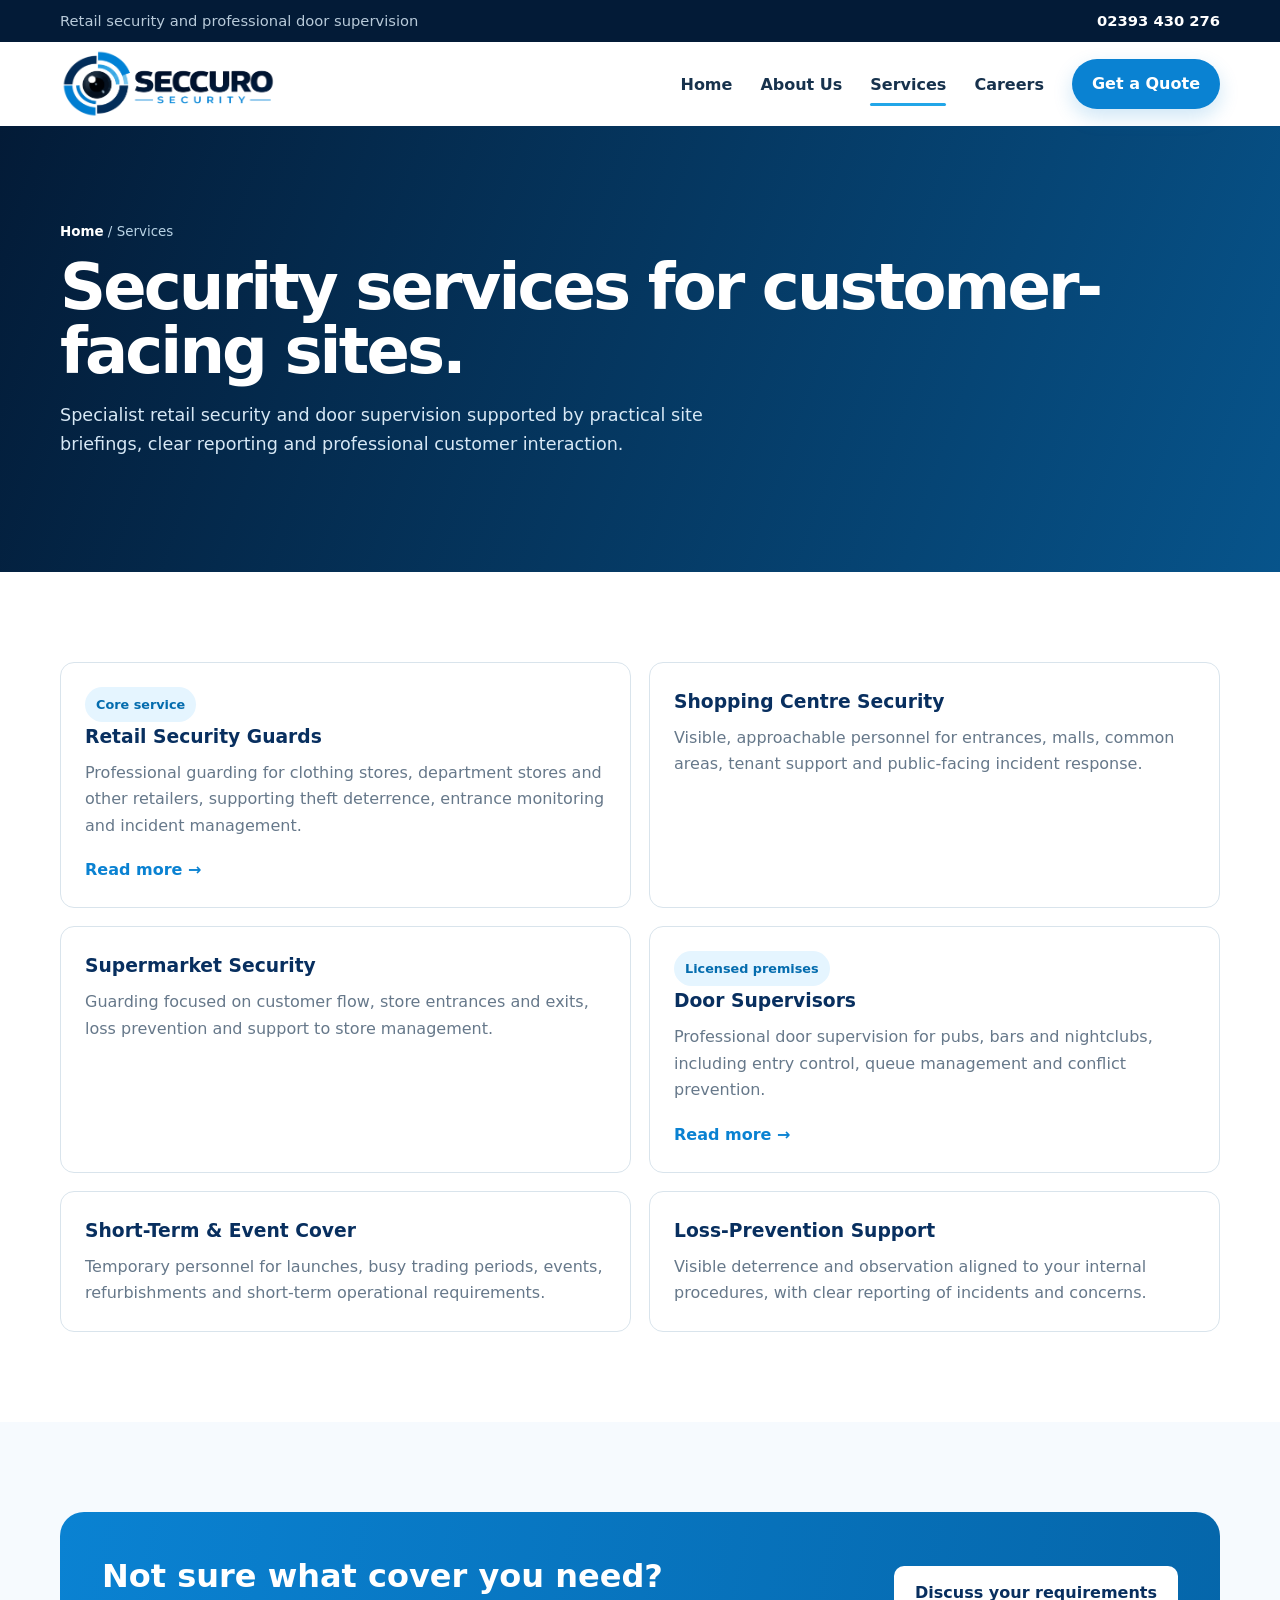
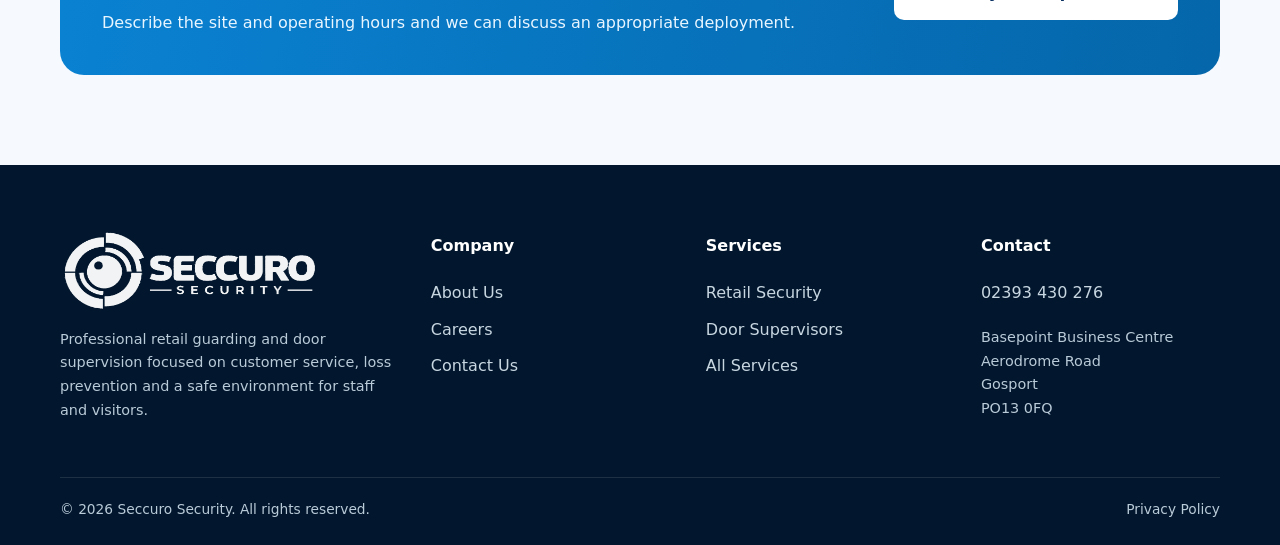
<file: services/index.html>
<!doctype html><html lang="en"><head><meta charset="utf-8"><meta name="viewport" content="width=device-width,initial-scale=1"><meta name="theme-color" content="#082f5f"><link rel="icon" type="image/png" href="/images/favicon.png"><link rel="stylesheet" href="/assets/css/style.css"><title>Security Services | Seccuro Security</title><meta name="description" content="Retail security, shopping centre security, supermarket security and door supervisor services."></head><body><div class="topbar"><div class="container"><div class="muted">Retail security and professional door supervision</div><div><a href="tel:02393430276">02393 430 276</a></div></div></div><header class="site-header"><div class="container nav-wrap"><a href="/" class="brand" aria-label="Seccuro Security home"><img src="/images/seccuro-logo.png" alt="Seccuro Security"></a><button class="menu-btn" aria-label="Open menu" aria-expanded="false">☰</button><nav class="nav"><a href="/" class="">Home</a><a href="/about" class="">About Us</a><a href="/services" class="active">Services</a><a href="/careers" class="">Careers</a><a href="/contact" class="nav-cta ">Get a Quote</a></nav></div></header><main><section class="page-hero"><div class="container"><div class="breadcrumbs"><a href="/">Home</a> / Services</div><h1>Security services for customer-facing sites.</h1><p>Specialist retail security and door supervision supported by practical site briefings, clear reporting and professional customer interaction.</p></div></section><section class="section"><div class="container"><div class="service-list"><div class="service-row"><span class="pill">Core service</span><h3>Retail Security Guards</h3><p>Professional guarding for clothing stores, department stores and other retailers, supporting theft deterrence, entrance monitoring and incident management.</p><a class="text-link" href="/retail-security">Read more →</a></div><div class="service-row"><h3>Shopping Centre Security</h3><p>Visible, approachable personnel for entrances, malls, common areas, tenant support and public-facing incident response.</p></div><div class="service-row"><h3>Supermarket Security</h3><p>Guarding focused on customer flow, store entrances and exits, loss prevention and support to store management.</p></div><div class="service-row"><span class="pill">Licensed premises</span><h3>Door Supervisors</h3><p>Professional door supervision for pubs, bars and nightclubs, including entry control, queue management and conflict prevention.</p><a class="text-link" href="/door-supervisors">Read more →</a></div><div class="service-row"><h3>Short-Term & Event Cover</h3><p>Temporary personnel for launches, busy trading periods, events, refurbishments and short-term operational requirements.</p></div><div class="service-row"><h3>Loss-Prevention Support</h3><p>Visible deterrence and observation aligned to your internal procedures, with clear reporting of incidents and concerns.</p></div></div></div></section><section class="section section-soft"><div class="container"><div class="cta-band"><div><h2>Not sure what cover you need?</h2><p>Describe the site and operating hours and we can discuss an appropriate deployment.</p></div><a class="btn btn-light" href="/contact">Discuss your requirements</a></div></div></section></main><footer><div class="container"><div class="footer-grid"><div><img class="footer-logo" src="/images/seccuro-logo.png" alt="Seccuro Security"><p class="small">Professional retail guarding and door supervision focused on customer service, loss prevention and a safe environment for staff and visitors.</p></div><div><h4>Company</h4><a href="/about">About Us</a><a href="/careers">Careers</a><a href="/contact">Contact Us</a></div><div><h4>Services</h4><a href="/retail-security">Retail Security</a><a href="/door-supervisors">Door Supervisors</a><a href="/services">All Services</a></div><div><h4>Contact</h4><a href="tel:02393430276">02393 430 276</a><p class="small">Basepoint Business Centre<br>Aerodrome Road<br>Gosport<br>PO13 0FQ</p></div></div><div class="footer-bottom"><div>© <span data-year></span> Seccuro Security. All rights reserved.</div><div><a href="/privacy">Privacy Policy</a></div></div></div></footer><script src="/assets/js/script.js"></script></body></html>
</file>
<file: assets/css/style.css>
:root{
  --navy:#082f5f;
  --navy-900:#031b37;
  --blue:#0a82d2;
  --cyan:#22a6e8;
  --ice:#eef7fc;
  --slate:#4f6275;
  --ink:#12202c;
  --muted:#66788a;
  --line:#d9e4ec;
  --white:#fff;
  --shadow:0 18px 45px rgba(2,30,60,.13);
  --radius:18px;
}
*{box-sizing:border-box}
html{scroll-behavior:smooth}
body{margin:0;font-family:Inter,ui-sans-serif,system-ui,-apple-system,BlinkMacSystemFont,"Segoe UI",sans-serif;color:var(--ink);background:#fff;line-height:1.65}
a{color:inherit;text-decoration:none}
img{max-width:100%;display:block}
button,input,select,textarea{font:inherit}
.container{width:min(1160px,calc(100% - 40px));margin:auto}
.topbar{background:var(--navy-900);color:#d8e9f6;font-size:.92rem}
.topbar .container{min-height:42px;display:flex;align-items:center;justify-content:space-between;gap:20px}
.topbar a{color:#fff;font-weight:700}
.topbar .muted{opacity:.85}
.site-header{position:sticky;top:0;z-index:50;background:rgba(255,255,255,.96);backdrop-filter:blur(12px);box-shadow:0 1px 0 rgba(5,47,95,.08)}
.nav-wrap{min-height:84px;display:flex;align-items:center;justify-content:space-between;gap:28px}
.brand img{width:330px;max-height:70px;object-fit:contain;object-position:left center}
.nav{display:flex;align-items:center;gap:28px;font-weight:750;color:#17324d}
.nav a{position:relative;padding:28px 0 25px}
.nav a:after{content:"";position:absolute;left:0;right:100%;bottom:18px;height:3px;background:var(--cyan);border-radius:99px;transition:.25s}
.nav a:hover:after,.nav a.active:after{right:0}
.nav-cta{display:inline-flex!important;align-items:center;justify-content:center;padding:12px 20px!important;background:var(--blue);color:#fff!important;border-radius:999px;box-shadow:0 8px 20px rgba(10,130,210,.2)}
.nav-cta:after{display:none!important}
.menu-btn{display:none;border:0;background:var(--ice);color:var(--navy);width:46px;height:46px;border-radius:12px;font-size:24px}
.hero{min-height:680px;position:relative;overflow:hidden;background:linear-gradient(110deg,rgba(2,26,52,.96) 0%,rgba(3,40,75,.86) 46%,rgba(3,31,58,.45) 100%),url('../../images/hero-retail.svg') center/cover no-repeat;color:#fff}
.hero:before{content:"";position:absolute;inset:0;background:radial-gradient(circle at 80% 30%,rgba(34,166,232,.25),transparent 32%)}
.hero .container{position:relative;display:grid;grid-template-columns:1.1fr .9fr;gap:70px;align-items:center;min-height:680px;padding:80px 0}
.eyebrow{display:inline-flex;align-items:center;gap:10px;font-size:.82rem;font-weight:850;text-transform:uppercase;letter-spacing:.16em;color:var(--cyan)}
.eyebrow:before{content:"";width:34px;height:3px;background:currentColor;border-radius:20px}
.hero h1{font-size:clamp(3rem,6vw,5.8rem);line-height:.96;letter-spacing:-.055em;margin:18px 0 24px;max-width:830px}
.hero h1 span{color:#67c9fb}
.hero p{font-size:1.16rem;max-width:690px;color:#e7f2fa;margin:0 0 32px}
.actions{display:flex;gap:14px;flex-wrap:wrap}
.btn{display:inline-flex;align-items:center;justify-content:center;gap:10px;border:0;border-radius:10px;padding:14px 21px;font-weight:850;cursor:pointer;transition:transform .2s,box-shadow .2s,background .2s}
.btn:hover{transform:translateY(-2px)}
.btn-primary{background:var(--blue);color:#fff;box-shadow:0 12px 30px rgba(10,130,210,.26)}
.btn-light{background:#fff;color:var(--navy)}
.btn-outline{border:1px solid rgba(255,255,255,.45);color:#fff;background:rgba(255,255,255,.08)}
.quote-card{background:rgba(255,255,255,.97);color:var(--ink);border-radius:22px;padding:30px;box-shadow:0 30px 70px rgba(0,0,0,.24)}
.quote-card h2{margin:0 0 4px;font-size:1.65rem;color:var(--navy)}
.quote-card p{color:var(--muted);font-size:.95rem;margin:0 0 20px}
.form-grid{display:grid;grid-template-columns:1fr 1fr;gap:12px}
.form-grid .full{grid-column:1/-1}
input,select,textarea{width:100%;border:1px solid #cbd9e5;border-radius:9px;background:#fff;padding:12px 13px;color:#1b2f42;outline:none;transition:border .2s,box-shadow .2s}
input:focus,select:focus,textarea:focus{border-color:var(--blue);box-shadow:0 0 0 3px rgba(10,130,210,.12)}
textarea{min-height:112px;resize:vertical}
.form-note{font-size:.78rem;color:#758596;margin-top:9px}.form-status{font-size:.9rem;margin-top:12px;font-weight:700}
.trust-strip{background:var(--blue);color:#fff}.trust-grid{display:grid;grid-template-columns:repeat(4,1fr);gap:0}.trust-item{padding:22px;border-right:1px solid rgba(255,255,255,.24);text-align:center}.trust-item:last-child{border-right:0}.trust-item strong{display:block;font-size:1.08rem}.trust-item span{font-size:.86rem;opacity:.85}
.section{padding:90px 0}.section-soft{background:#f6fafe}.section-dark{background:var(--navy-900);color:#fff}.section-title{max-width:760px;margin-bottom:44px}.section-title h2{font-size:clamp(2.25rem,4vw,3.8rem);line-height:1.08;letter-spacing:-.04em;margin:12px 0 16px;color:var(--navy-900)}.section-dark .section-title h2{color:#fff}.section-title p{font-size:1.05rem;color:var(--muted);margin:0}.section-dark .section-title p{color:#b9cbe0}
.grid-3{display:grid;grid-template-columns:repeat(3,1fr);gap:24px}.card{background:#fff;border:1px solid #e2eaf0;border-radius:var(--radius);overflow:hidden;box-shadow:0 10px 30px rgba(7,38,72,.06);transition:.25s}.card:hover{transform:translateY(-5px);box-shadow:var(--shadow)}.card-media{height:210px;background:#dcebf5}.card-media img{width:100%;height:100%;object-fit:cover}.card-body{padding:25px}.card h3{margin:0 0 10px;color:var(--navy);font-size:1.35rem}.card p{margin:0;color:var(--muted)}.text-link{display:inline-flex;align-items:center;gap:8px;margin-top:18px;color:var(--blue);font-weight:850}
.split{display:grid;grid-template-columns:1fr 1fr;gap:60px;align-items:center}.visual{border-radius:24px;min-height:460px;overflow:hidden;box-shadow:var(--shadow);background:#dceaf5}.visual img{width:100%;height:100%;min-height:460px;object-fit:cover}.checks{display:grid;gap:14px;margin:28px 0}.check{display:flex;gap:13px;align-items:flex-start}.check i{font-style:normal;width:26px;height:26px;flex:0 0 26px;border-radius:50%;background:#dff4ff;color:var(--blue);font-weight:950;text-align:center;line-height:26px}.check strong{display:block;color:var(--navy)}.check span{font-size:.94rem;color:var(--muted)}
.stats{display:grid;grid-template-columns:repeat(4,1fr);gap:18px}.stat{padding:26px;border:1px solid rgba(255,255,255,.16);background:rgba(255,255,255,.055);border-radius:16px}.stat strong{display:block;font-size:2.25rem;color:#fff}.stat span{color:#bcd0e2;font-size:.92rem}
.cta-band{background:linear-gradient(100deg,var(--blue),#0566aa);color:#fff;border-radius:24px;padding:38px 42px;display:flex;justify-content:space-between;align-items:center;gap:35px}.cta-band h2{margin:0 0 8px;font-size:2rem}.cta-band p{margin:0;color:#e9f6ff}
.page-hero{padding:95px 0;background:linear-gradient(110deg,var(--navy-900),#07548b);color:#fff}.page-hero h1{font-size:clamp(2.8rem,5vw,4.8rem);line-height:1;margin:12px 0 18px;letter-spacing:-.045em}.page-hero p{max-width:720px;font-size:1.1rem;color:#d7e8f5}.breadcrumbs{font-size:.84rem;color:#b9d3e5}.breadcrumbs a{color:#fff;font-weight:700}
.service-list{display:grid;grid-template-columns:repeat(2,1fr);gap:18px}.service-row{padding:24px;border:1px solid var(--line);border-radius:14px;background:#fff}.service-row h3{margin:0 0 7px;color:var(--navy)}.service-row p{margin:0;color:var(--muted)}
.contact-layout{display:grid;grid-template-columns:.8fr 1.2fr;gap:44px}.contact-card{background:var(--navy-900);color:#fff;border-radius:20px;padding:34px}.contact-card h2{margin-top:0}.contact-card p{color:#bdd0e2}.contact-detail{padding:16px 0;border-top:1px solid rgba(255,255,255,.14)}.contact-detail strong{display:block;color:#69cafc}.contact-detail a{font-weight:800}
footer{background:#02172d;color:#b9cad8;padding:64px 0 24px}.footer-grid{display:grid;grid-template-columns:1.4fr 1fr 1fr 1fr;gap:36px}.footer-logo{width:260px;filter:brightness(0) invert(1);opacity:.95;margin-bottom:15px}.footer-grid h4{color:#fff;margin:4px 0 16px}.footer-grid a{display:block;padding:5px 0;color:#c7d6e1}.footer-grid a:hover{color:#fff}.footer-bottom{margin-top:40px;padding-top:20px;border-top:1px solid rgba(255,255,255,.11);display:flex;justify-content:space-between;gap:20px;font-size:.86rem}.small{font-size:.9rem}.pill{display:inline-block;padding:7px 11px;border-radius:999px;background:#e5f5ff;color:#046cae;font-weight:800;font-size:.8rem}
@media(max-width:980px){.nav{position:fixed;top:84px;left:0;right:0;background:#fff;box-shadow:var(--shadow);padding:14px 24px 26px;display:none;flex-direction:column;align-items:stretch;gap:0}.nav.open{display:flex}.nav a{padding:12px 0}.nav a:after{bottom:7px}.nav-cta{margin-top:8px}.menu-btn{display:block}.hero .container{grid-template-columns:1fr;gap:35px}.hero{min-height:auto}.hero .container{min-height:auto}.grid-3{grid-template-columns:1fr 1fr}.split{grid-template-columns:1fr}.trust-grid,.stats{grid-template-columns:1fr 1fr}.footer-grid{grid-template-columns:1fr 1fr}.contact-layout{grid-template-columns:1fr}.brand img{width:260px}.topbar .muted{display:none}}
@media(max-width:650px){.container{width:min(100% - 28px,1160px)}.topbar .container{justify-content:center}.topbar .container>:first-child{display:none}.nav-wrap{min-height:72px}.brand img{width:215px}.nav{top:72px}.hero .container{padding:60px 0}.hero h1{font-size:3rem}.quote-card{padding:22px}.form-grid{grid-template-columns:1fr}.grid-3,.service-list,.trust-grid,.stats{grid-template-columns:1fr}.trust-item{border-right:0;border-bottom:1px solid rgba(255,255,255,.2)}.section{padding:70px 0}.cta-band{padding:28px;display:block}.cta-band .btn{margin-top:22px}.footer-grid{grid-template-columns:1fr}.footer-bottom{display:block}.footer-bottom>div+div{margin-top:8px}}
</file>
